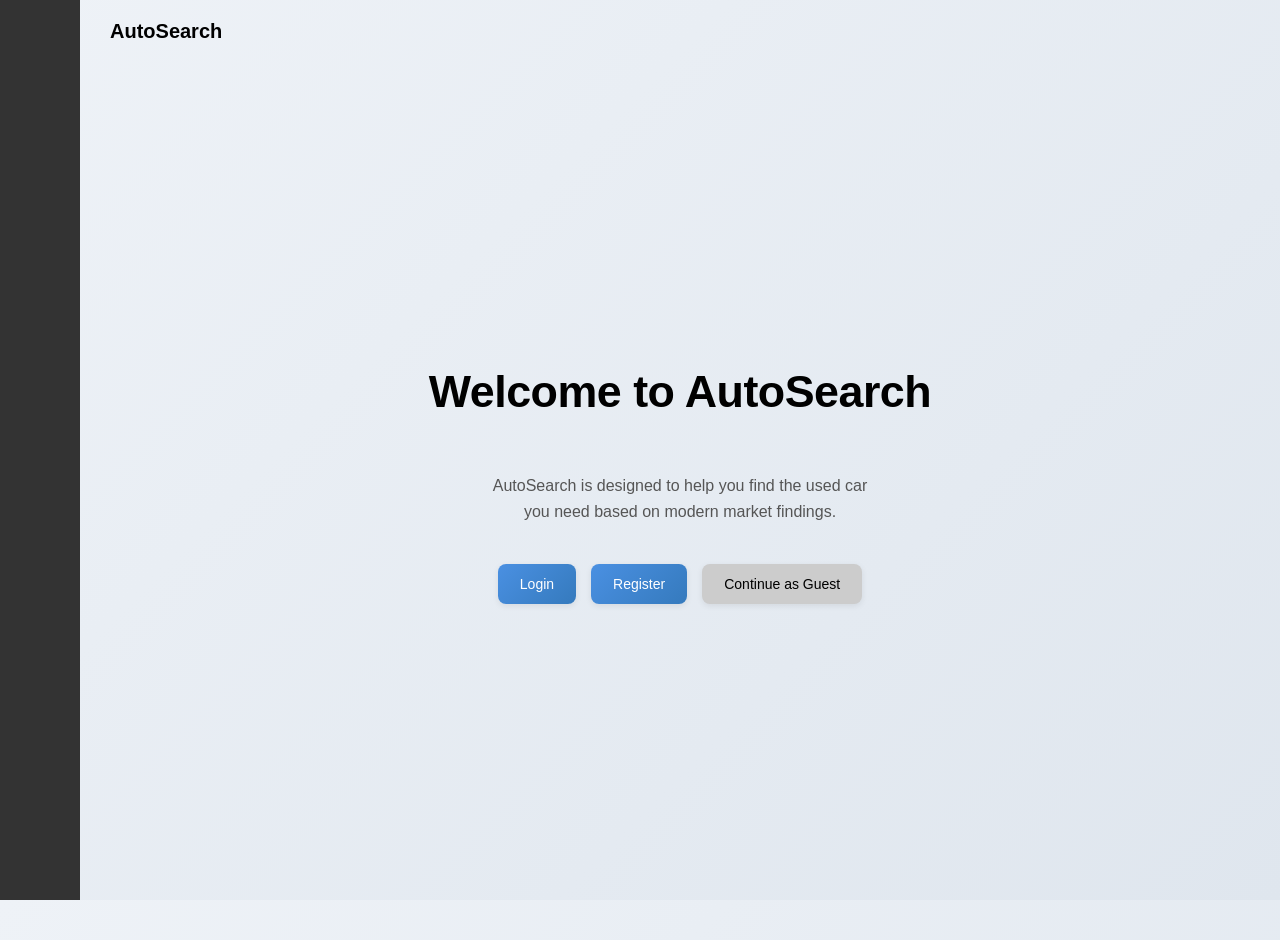
<file: src/main/resources/static/index.html>
<!DOCTYPE html>
<html>

<head>
	<link rel="stylesheet" href="landing.css">
	<title>Landing Screen</title>
</head>

<body>

<div class="sidebar"></div>

<div class="container">

    <div class="logo">AutoSearch</div>

    <div class="content">
        <h1>Welcome to AutoSearch</h1>

        <p>
            AutoSearch is designed to help you find the used car you need based on modern market findings.
        </p>

        <div class="nav">
            <button id="loginButton">Login</button>
            <button id="registerButton">Register</button>
            <button id="guestButton">Continue as Guest</button>
        </div>
    </div>

</div>

</body>
<script src = 'landingscript.js'></script>

</html>
</file>
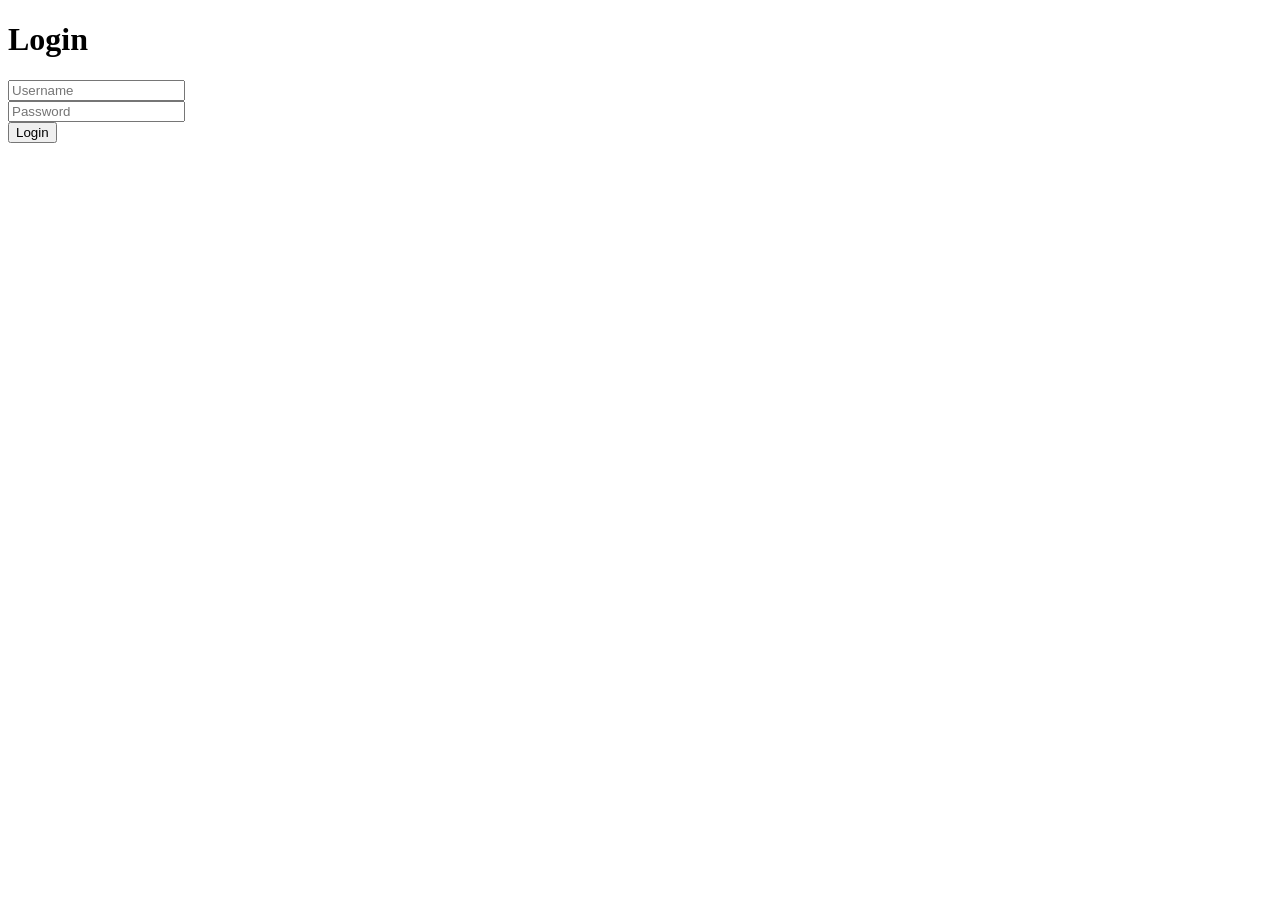
<file: src/main/resources/static/login.html>
<!DOCTYPE html>
<html>
<head>
    <title>AutoSearch Login</title>
</head>
<body>
    <h1>Login</h1>
    <form id="loginForm">
        <input type = "text" id ="username" placeholder="Username" required><br>
        <input type = "password" id ="password" placeholder="Password" required><br>
		<button type = "submit">Login</button><br>
	</form>
	
	<script src = "loginscript.js" ></script>
	
	<p id="message"></p>
</body>
</html>
</file>
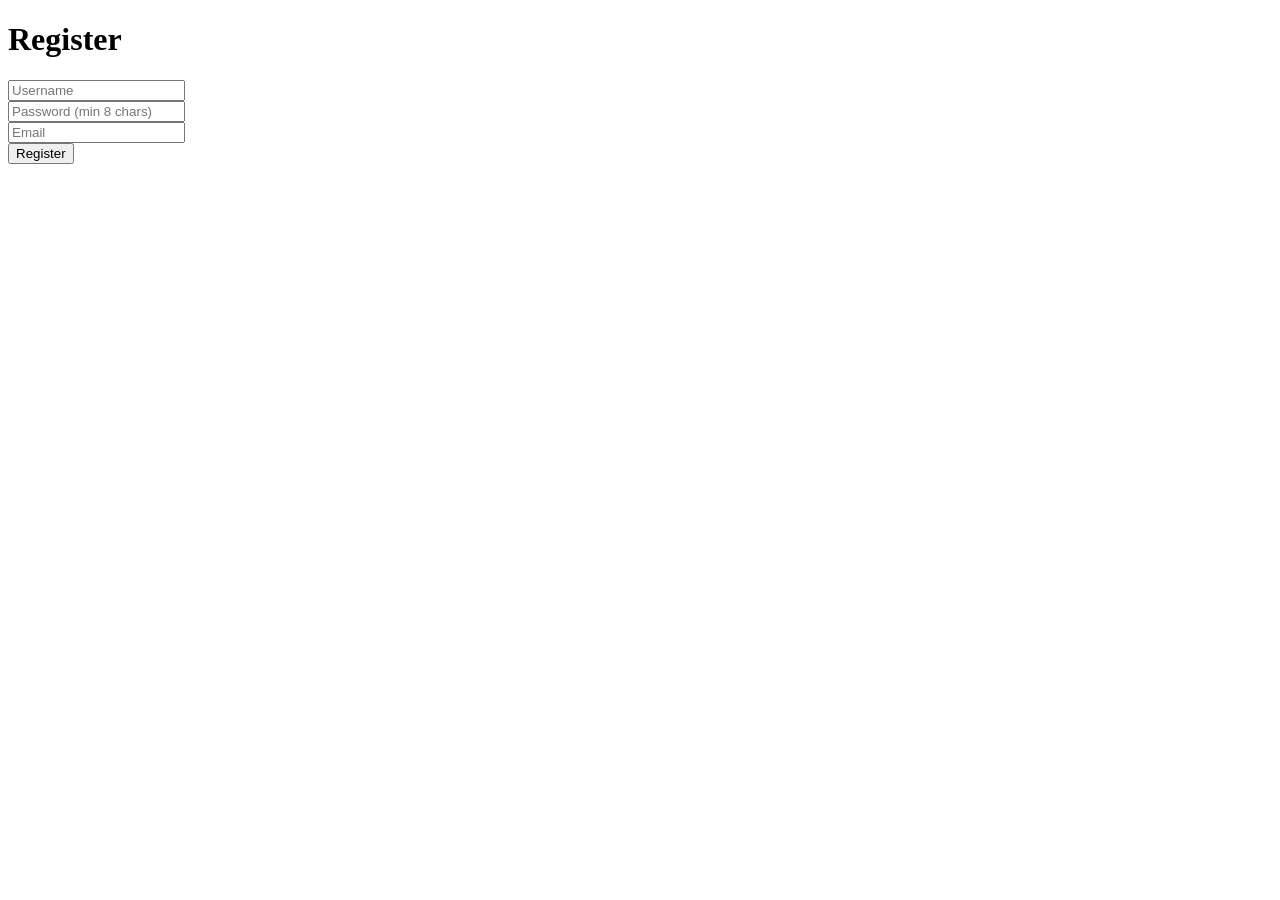
<file: src/main/resources/static/register.html>
<!DOCTYPE html>
<html>
<head>
    <title>Register</title>
</head>
<body>
    <h1>Register</h1>
    <form id="registerForm">
        <input type = "text" id="username" placeholder="Username" required><br>
        <input type = "password" id="password" placeholder="Password (min 8 chars)" minlength="8" required><br>
        <input type = "email" id="email" placeholder="Email" required><br>
        <button type = "submit">Register</button>
    </form>
	
	<button id = "loginButton" style = "display: none";>
		Go to Login
	</button>
	
	<script src = "registerscript.js"></script>
    <p id="message"></p>
</body>
</html>
</file>
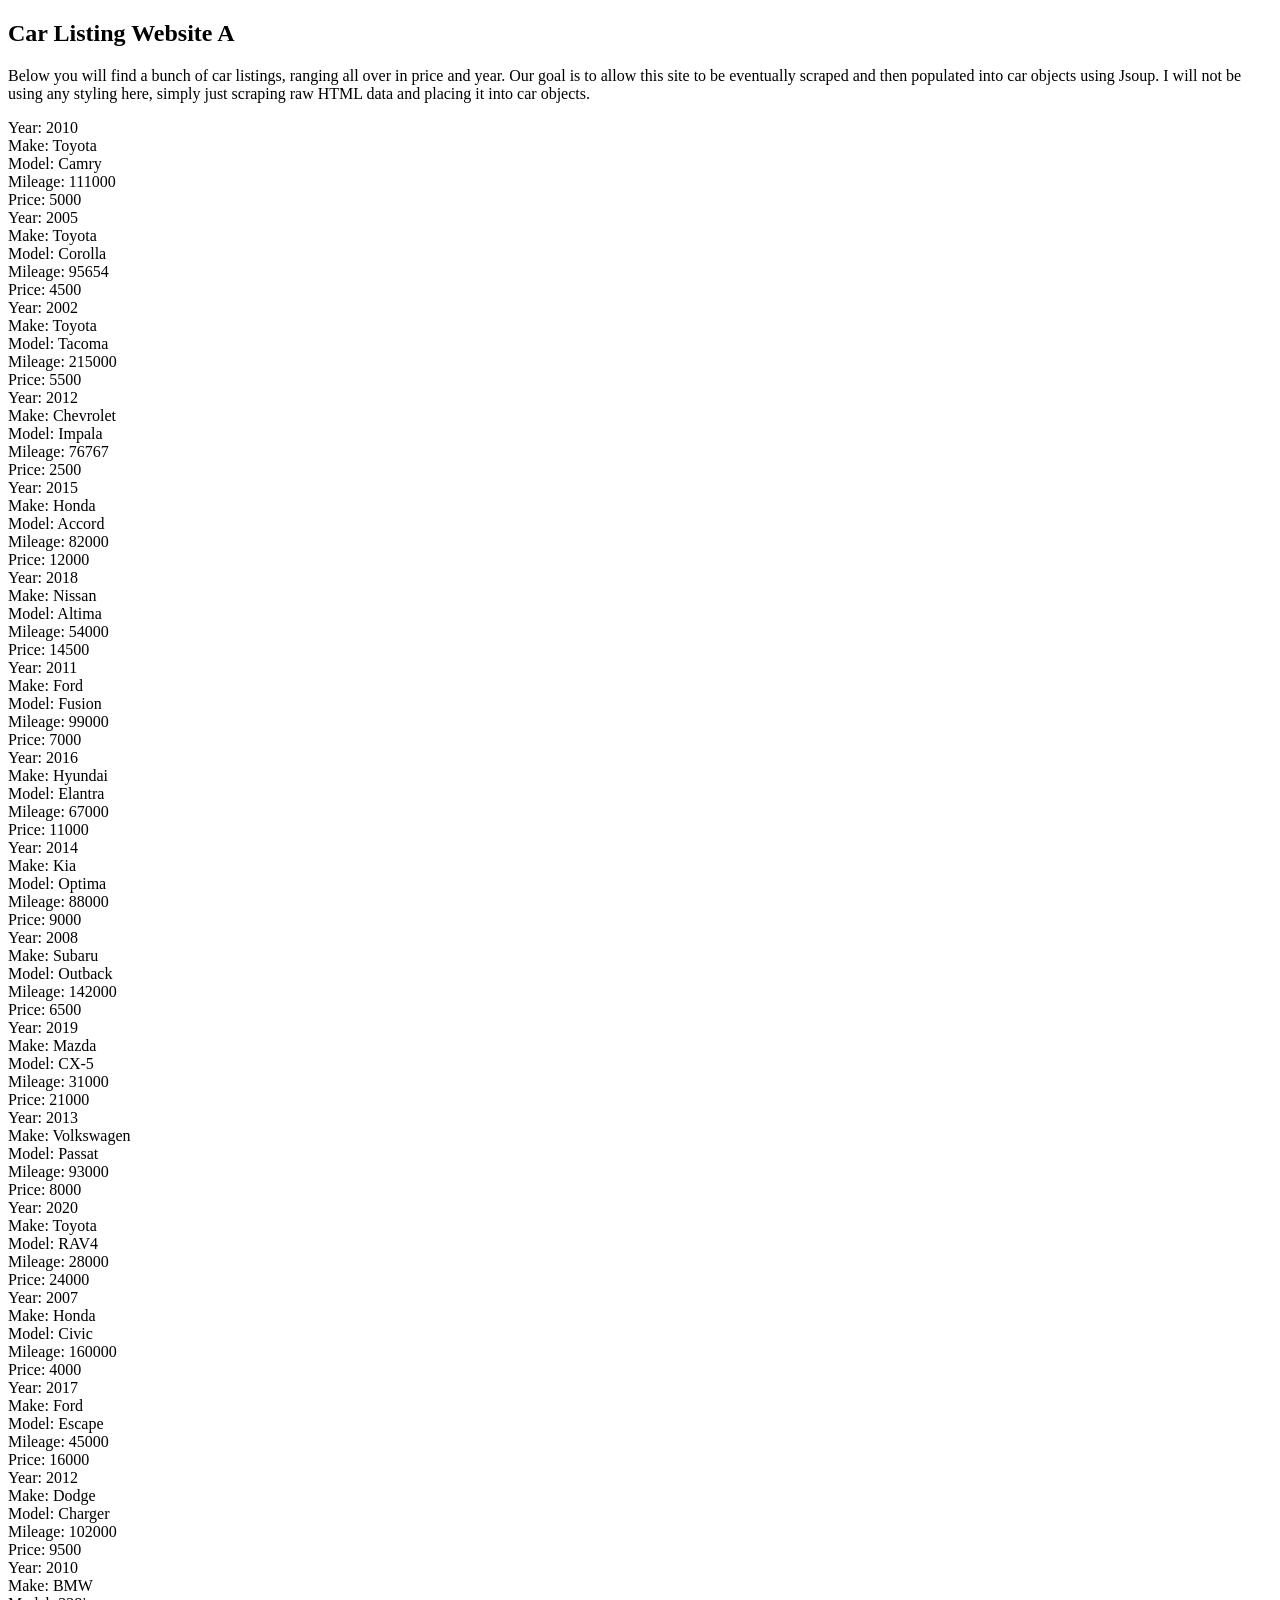
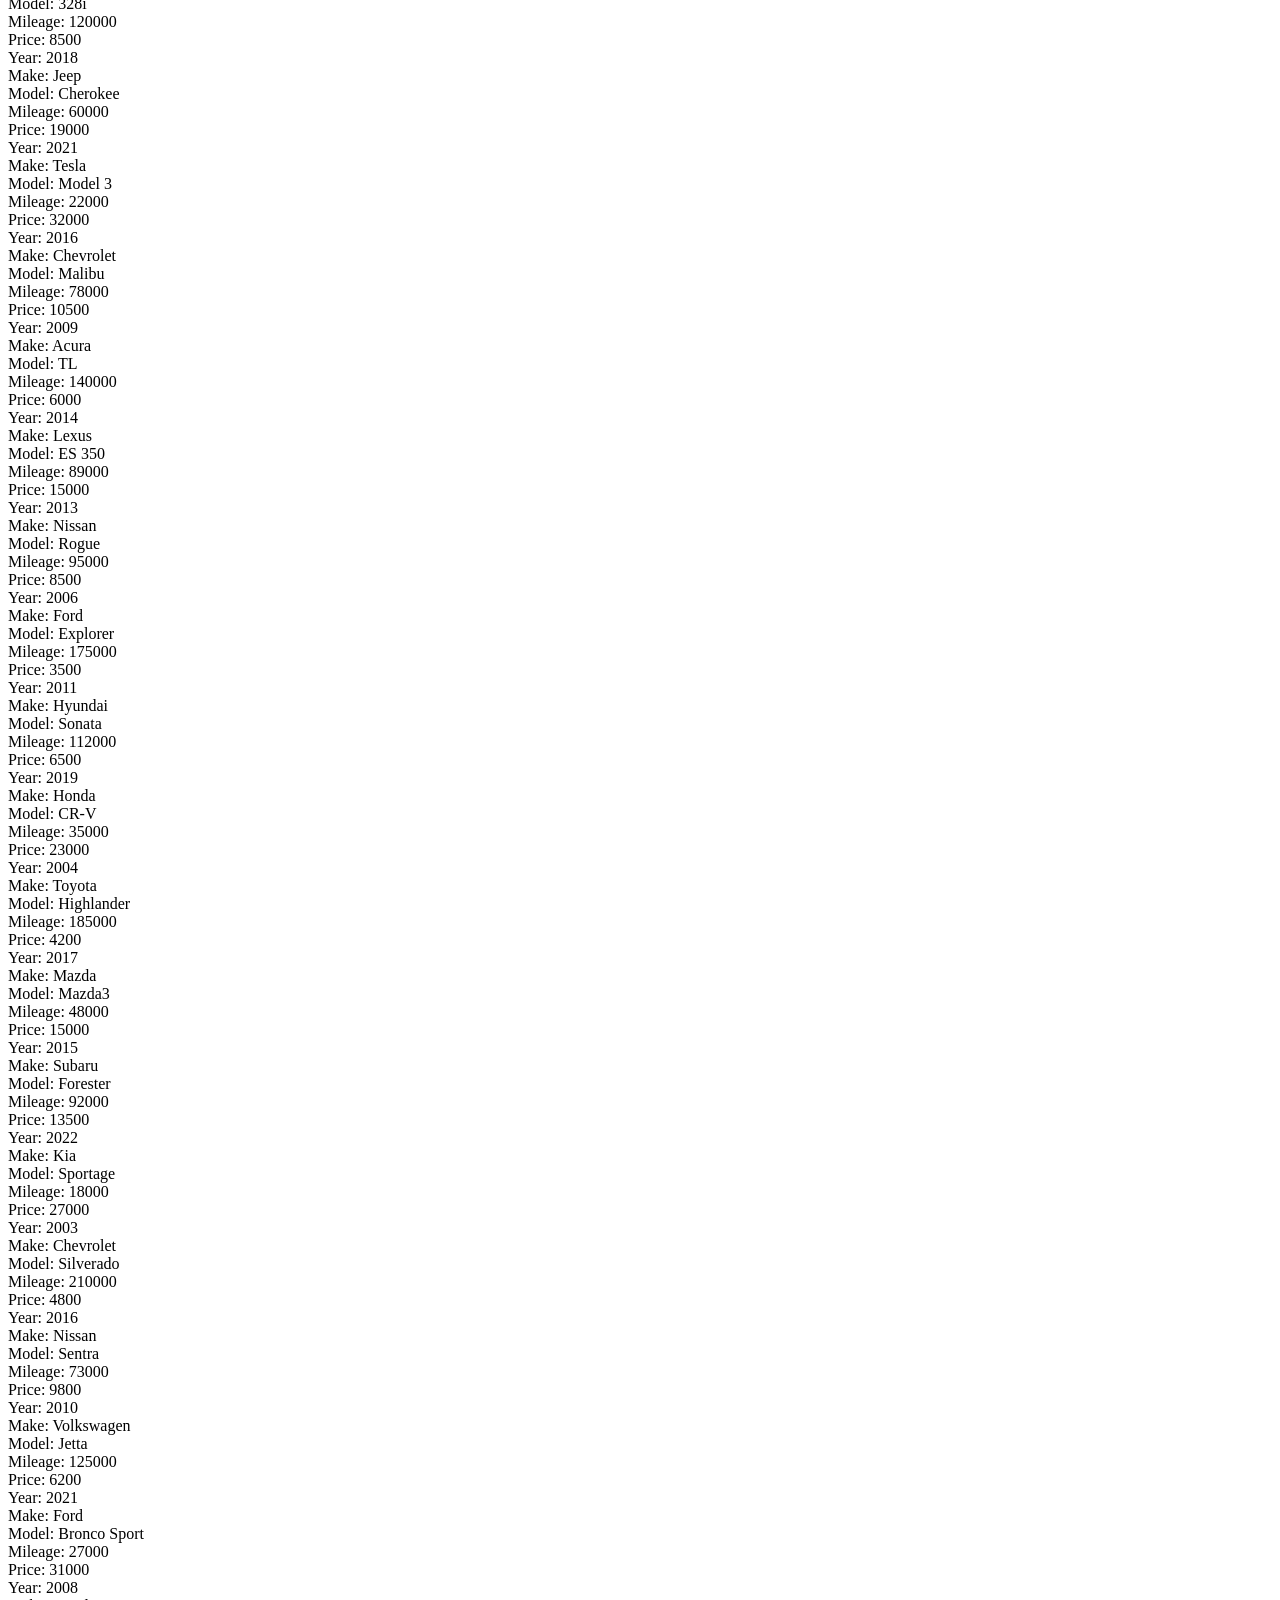
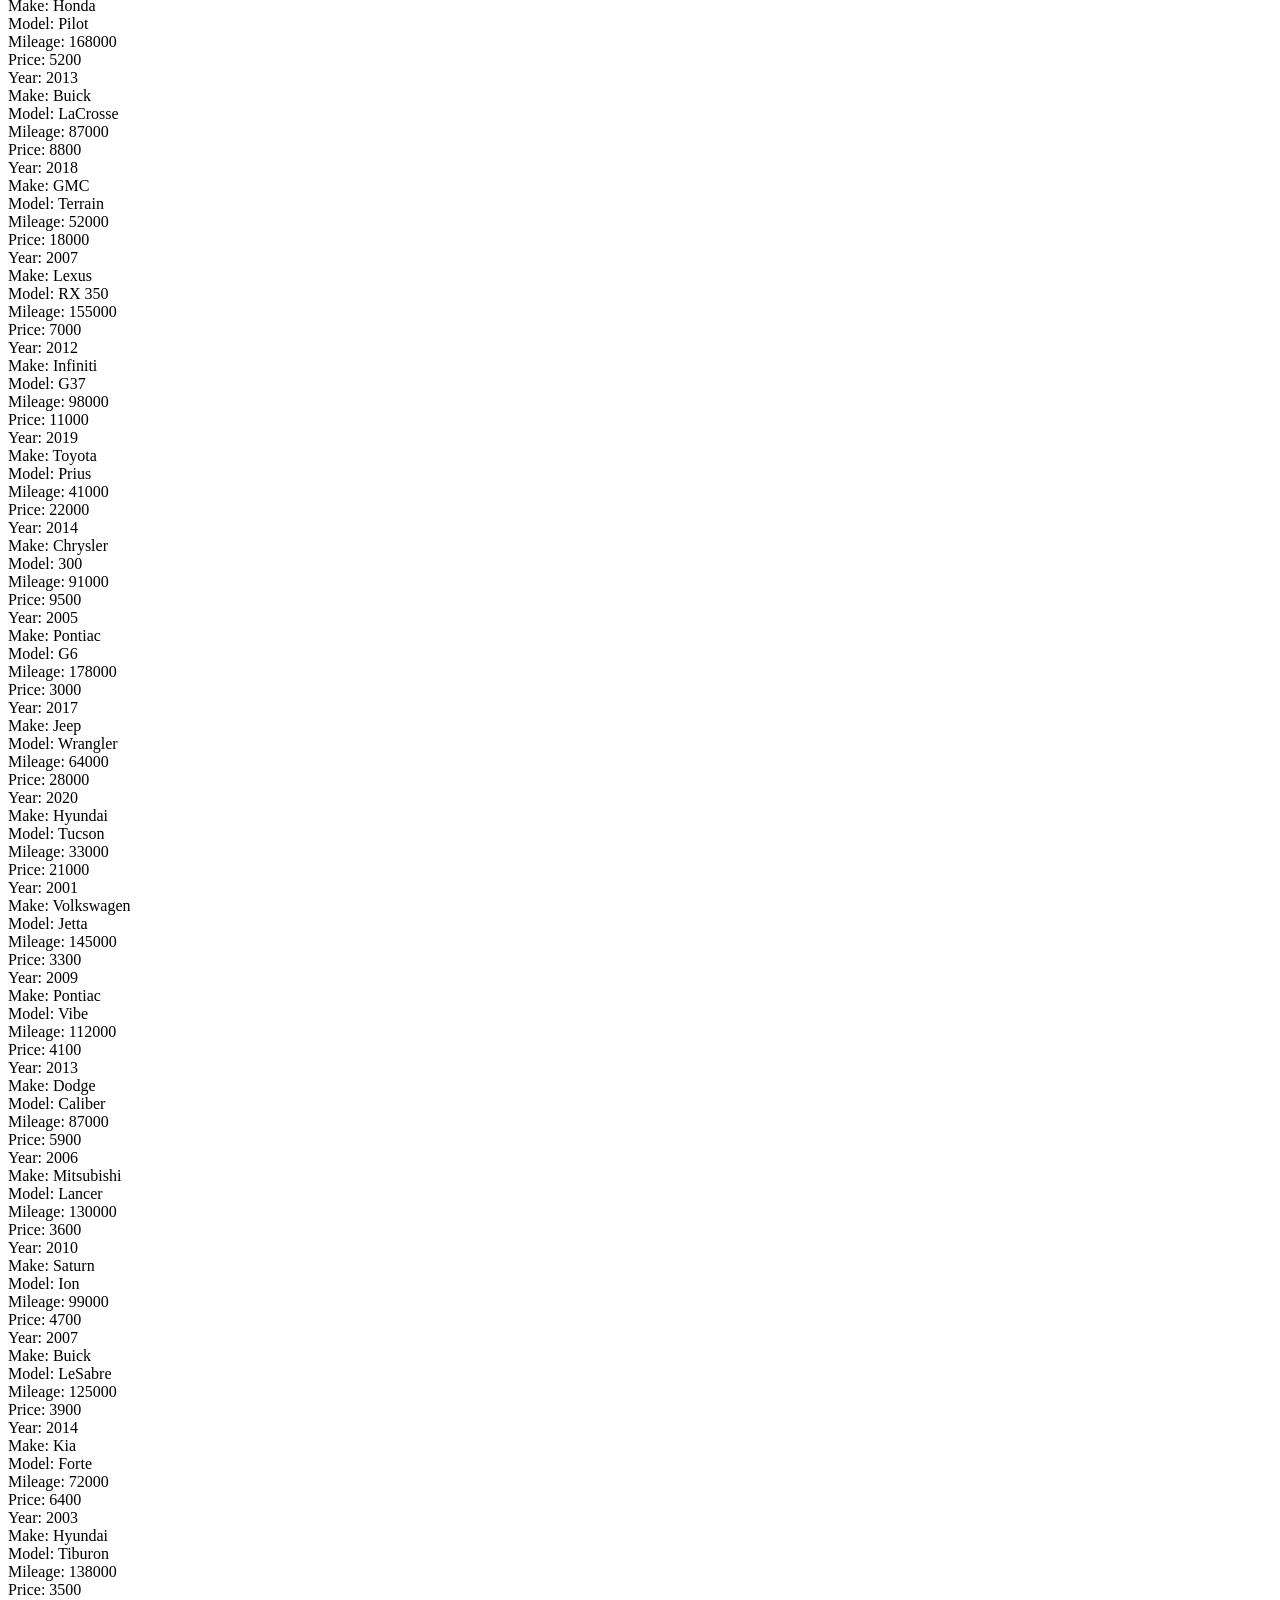
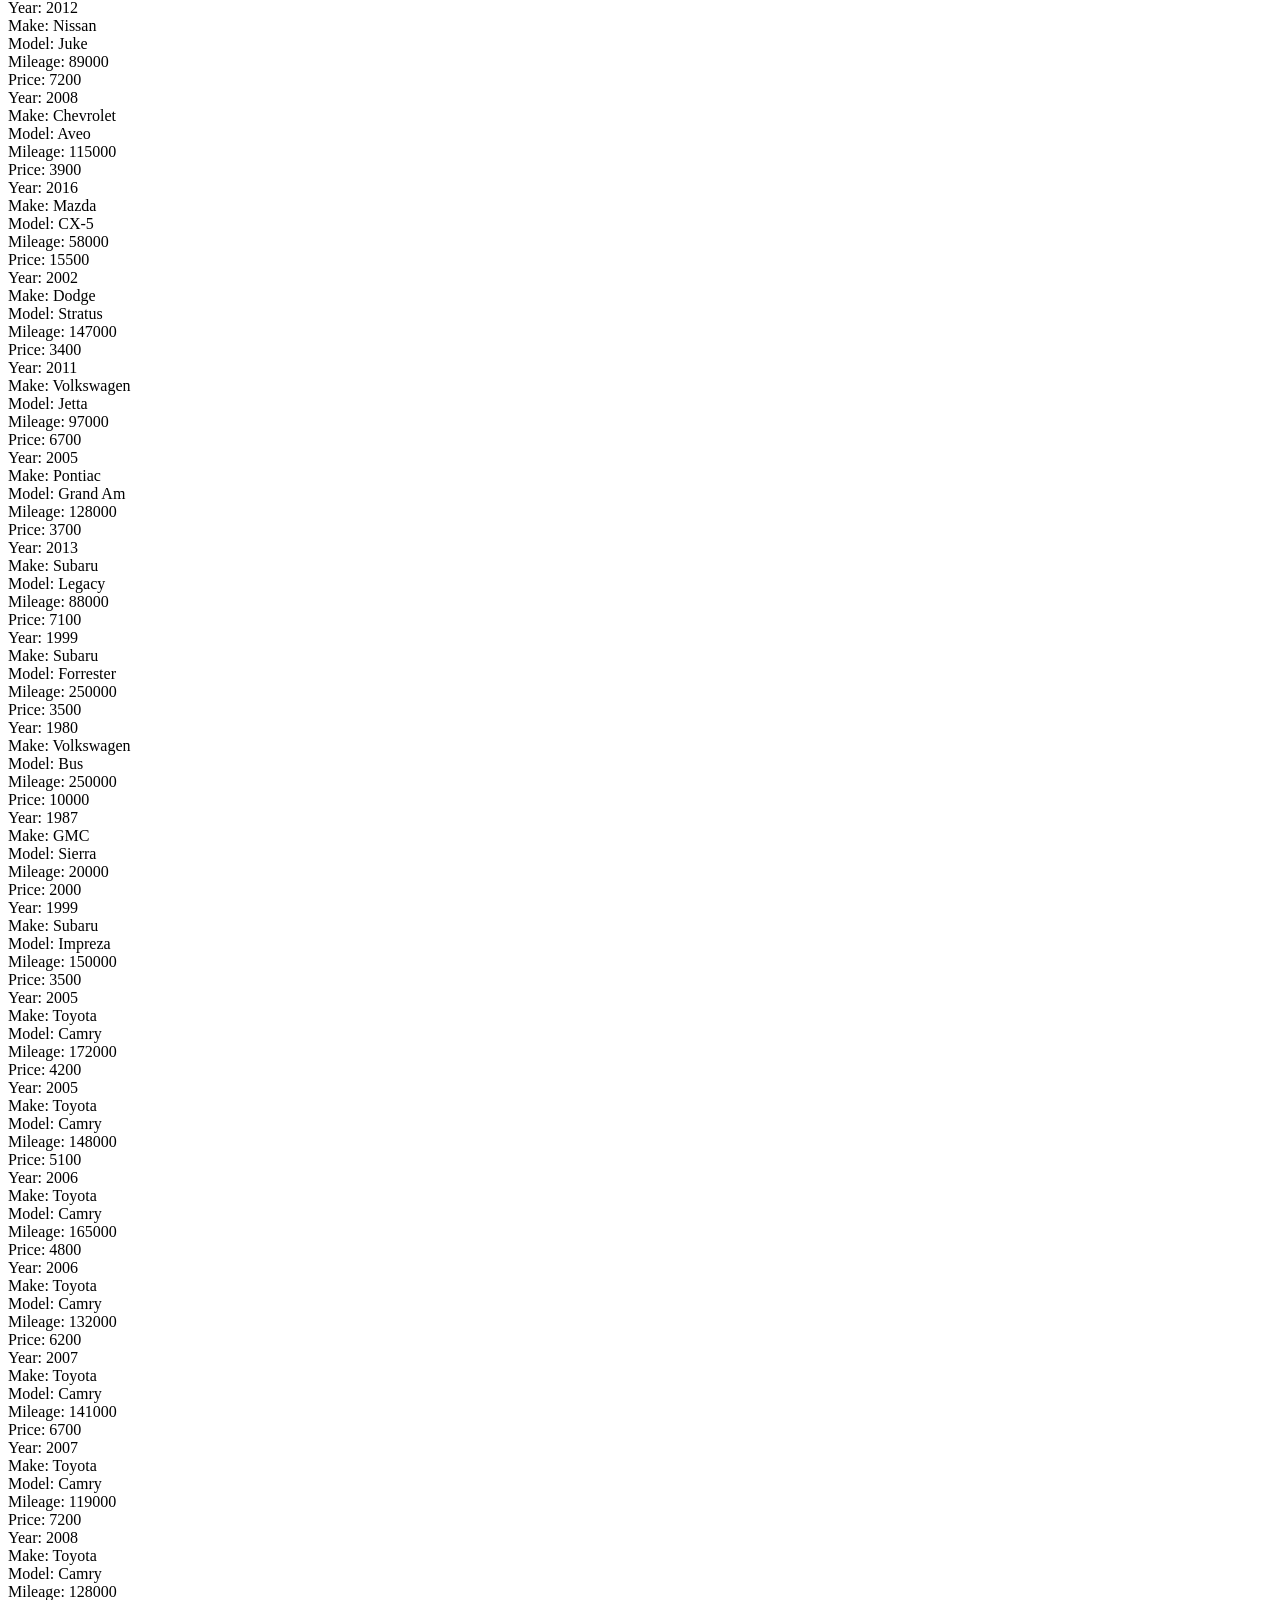
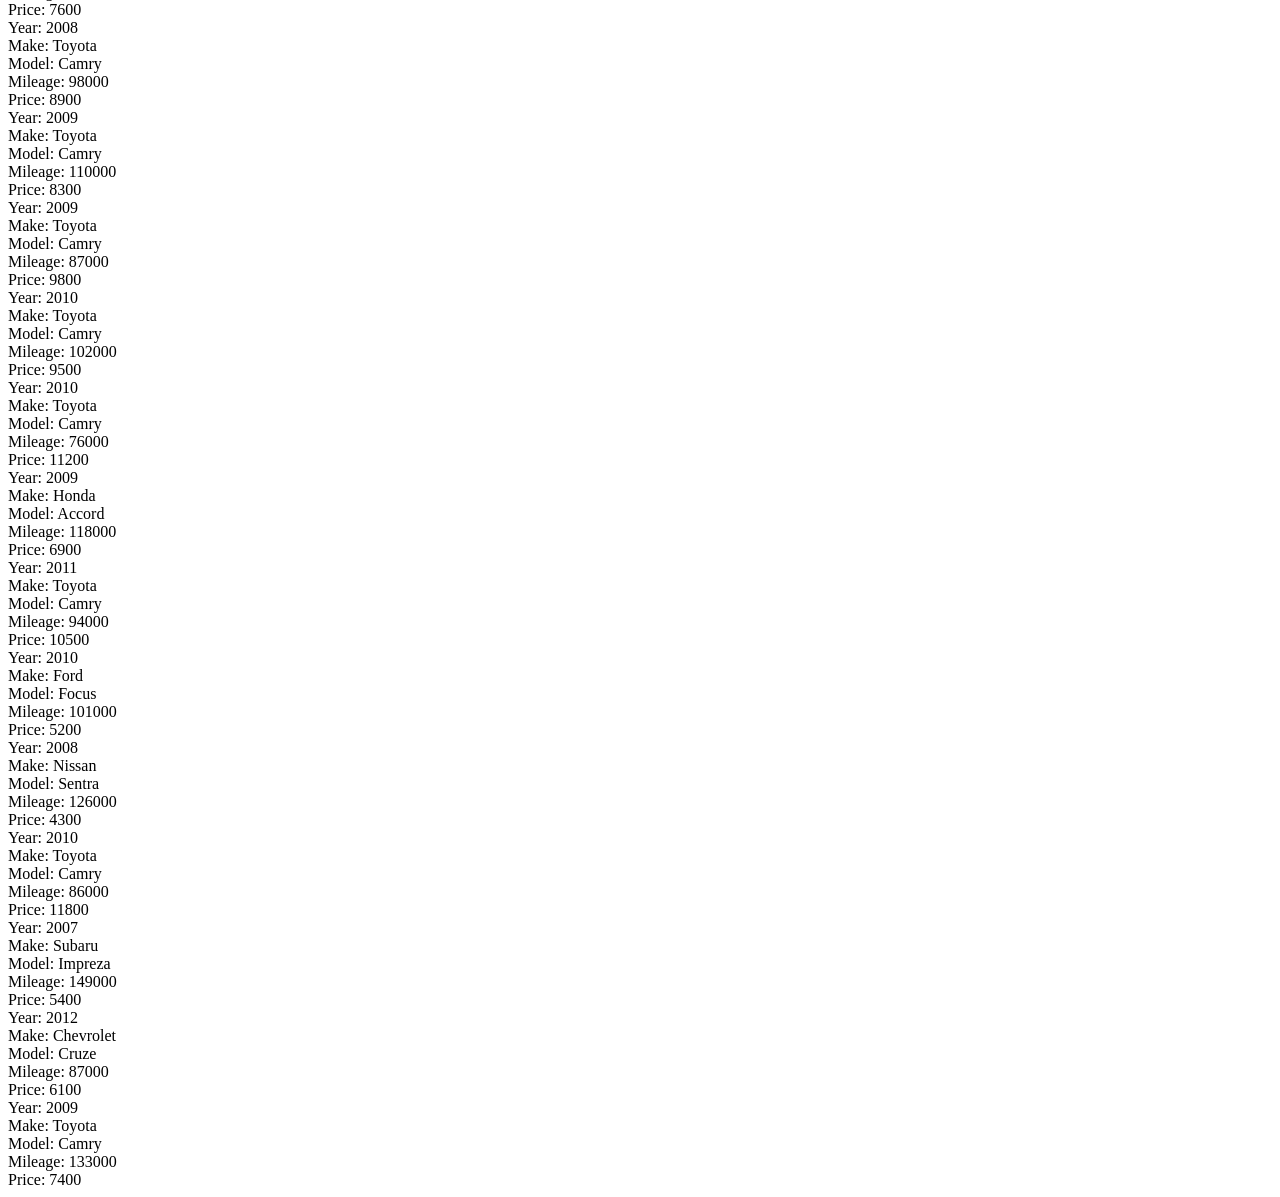
<file: src/main/resources/static/siteA.html>
<!DOCTYPE html>
	<html lang="en">
		<head>
			<meta charset="UTF-8">
		<title>Site A for Scraping</title>
		</head>
	<body>
		<h2> Car Listing Website A</h2>
	
	<p>
		Below you will find a bunch of car listings, ranging all over in price and year.  
		Our goal is to allow this site to be eventually scraped and then populated into car objects
		using Jsoup.  I will not be using any styling here, simply just scraping raw HTML data
		and placing it into car objects.  
	</p>
<div class="car-listing">
    <span class="year">Year: 2010</span>
	<br>
    <span class="make">Make: Toyota</span>
	<br>
    <span class="model">Model: Camry</span>
	<br>
    <span class="mileage">Mileage: 111000</span>
	<br>
    <span class="price">Price: 5000</span>
	<br>
</div>
<div class="car-listing">
    <span class="year">Year: 2005</span>
	<br>
    <span class="make">Make: Toyota</span>
	<br>
    <span class="model">Model: Corolla</span>
	<br>
    <span class="mileage">Mileage: 95654</span>
	<br>
    <span class="price">Price: 4500</span>
	<br>
</div>
<div class="car-listing">
    <span class="year">Year: 2002</span>
	<br>
    <span class="make">Make: Toyota</span>
	<br>
    <span class="model">Model: Tacoma</span>
	<br>
    <span class="mileage">Mileage: 215000</span>
	<br>
    <span class="price">Price: 5500</span>
	<br>
</div>

<div class="car-listing">
    <span class="year">Year: 2012</span>
	<br>
    <span class="make">Make: Chevrolet</span>
	<br>
    <span class="model">Model: Impala</span>
	<br>
    <span class="mileage">Mileage: 76767</span>
	<br>
    <span class="price">Price: 2500</span>
	<br>
</div>

<div class="car-listing">
    <span class="year">Year: 2015</span>
	<br>
    <span class="make">Make: Honda</span>
	<br>
    <span class="model">Model: Accord</span>
	<br>
    <span class="mileage">Mileage: 82000</span>
	<br>
    <span class="price">Price: 12000</span>
	<br>
</div>
<div class="car-listing">
    <span class="year">Year: 2018</span>
	<br>
    <span class="make">Make: Nissan</span>
	<br>
    <span class="model">Model: Altima</span>
	<br>
    <span class="mileage">Mileage: 54000</span>
	<br>
    <span class="price">Price: 14500</span>
	<br>
</div>
<div class="car-listing">
    <span class="year">Year: 2011</span>
	<br>
    <span class="make">Make: Ford</span>
	<br>
    <span class="model">Model: Fusion</span>
	<br>
    <span class="mileage">Mileage: 99000</span>
	<br>
    <span class="price">Price: 7000</span>
	<br>
</div>
<div class="car-listing">
    <span class="year">Year: 2016</span>
	<br>
    <span class="make">Make: Hyundai</span>
	<br>
    <span class="model">Model: Elantra</span>
	<br>
    <span class="mileage">Mileage: 67000</span>
	<br>
    <span class="price">Price: 11000</span>
	<br>
</div>
<div class="car-listing">
    <span class="year">Year: 2014</span>
	<br>
    <span class="make">Make: Kia</span>
	<br>
    <span class="model">Model: Optima</span>
	<br>
    <span class="mileage">Mileage: 88000</span>
	<br>
    <span class="price">Price: 9000</span>
	<br>
</div>
<div class="car-listing">
    <span class="year">Year: 2008</span>
	<br>
    <span class="make">Make: Subaru</span>
	<br>
    <span class="model">Model: Outback</span>
	<br>
    <span class="mileage">Mileage: 142000</span>
	<br>
    <span class="price">Price: 6500</span>
	<br>
</div>
<div class="car-listing">
    <span class="year">Year: 2019</span>
	<br>
    <span class="make">Make: Mazda</span>
	<br>
    <span class="model">Model: CX-5</span>
	<br>
    <span class="mileage">Mileage: 31000</span>
	<br>
    <span class="price">Price: 21000</span>
	<br>
</div>
<div class="car-listing">
    <span class="year">Year: 2013</span>
	<br>
    <span class="make">Make: Volkswagen</span>
	<br>
    <span class="model">Model: Passat</span>
	<br>
    <span class="mileage">Mileage: 93000</span>
	<br>
    <span class="price">Price: 8000</span>
	<br>
</div>
<div class="car-listing">
    <span class="year">Year: 2020</span>
	<br>
    <span class="make">Make: Toyota</span>
	<br>
    <span class="model">Model: RAV4</span>
	<br>
    <span class="mileage">Mileage: 28000</span>
	<br>
    <span class="price">Price: 24000</span>
	<br>
</div>
<div class="car-listing">
    <span class="year">Year: 2007</span>
	<br>
    <span class="make">Make: Honda</span>
	<br>
    <span class="model">Model: Civic</span>
	<br>
    <span class="mileage">Mileage: 160000</span>
	<br>
    <span class="price">Price: 4000</span>
	<br>
</div>



<div class="car-listing">
    <span class="year">Year: 2017</span>
	<br>
    <span class="make">Make: Ford</span>
	<br>
    <span class="model">Model: Escape</span>
	<br>
    <span class="mileage">Mileage: 45000</span>
	<br>
    <span class="price">Price: 16000</span>
	<br>
</div>
<div class="car-listing">
    <span class="year">Year: 2012</span>
	<br>
    <span class="make">Make: Dodge</span>
	<br>
    <span class="model">Model: Charger</span>
	<br>
    <span class="mileage">Mileage: 102000</span>
	<br>
    <span class="price">Price: 9500</span>
	<br>
</div>
<div class="car-listing">
    <span class="year">Year: 2010</span>
	<br>
    <span class="make">Make: BMW</span>
	<br>
    <span class="model">Model: 328i</span>
	<br>
    <span class="mileage">Mileage: 120000</span>
	<br>
    <span class="price">Price: 8500</span>
	<br>
</div>
<div class="car-listing">
    <span class="year">Year: 2018</span>
	<br>
    <span class="make">Make: Jeep</span>
	<br>
    <span class="model">Model: Cherokee</span>
	<br>
    <span class="mileage">Mileage: 60000</span>
	<br>
    <span class="price">Price: 19000</span>
	<br>
</div>
<div class="car-listing">
    <span class="year">Year: 2021</span>
	<br>
    <span class="make">Make: Tesla</span>
	<br>
    <span class="model">Model: Model 3</span>
	<br>
    <span class="mileage">Mileage: 22000</span>
	<br>
    <span class="price">Price: 32000</span>
	<br>
</div>
<div class="car-listing">
    <span class="year">Year: 2016</span>
	<br>
    <span class="make">Make: Chevrolet</span>
	<br>
    <span class="model">Model: Malibu</span>
	<br>
    <span class="mileage">Mileage: 78000</span>
	<br>
    <span class="price">Price: 10500</span>
	<br>
</div>
<div class="car-listing">
    <span class="year">Year: 2009</span>
	<br>
    <span class="make">Make: Acura</span>
	<br>
    <span class="model">Model: TL</span>
	<br>
    <span class="mileage">Mileage: 140000</span>
	<br>
    <span class="price">Price: 6000</span>
	<br>
</div>
<div class="car-listing">
    <span class="year">Year: 2014</span>
	<br>
    <span class="make">Make: Lexus</span>
	<br>
    <span class="model">Model: ES 350</span>
	<br>
    <span class="mileage">Mileage: 89000</span>
	<br>
    <span class="price">Price: 15000</span>
	<br>
</div>
<div class="car-listing">
    <span class="year">Year: 2013</span>
	<br>
    <span class="make">Make: Nissan</span>
	<br>
    <span class="model">Model: Rogue</span>
	<br>
    <span class="mileage">Mileage: 95000</span>
	<br>
    <span class="price">Price: 8500</span>
	<br>
</div>
<div class="car-listing">
    <span class="year">Year: 2006</span>
	<br>
    <span class="make">Make: Ford</span>
	<br>
    <span class="model">Model: Explorer</span>
	<br>
    <span class="mileage">Mileage: 175000</span>
	<br>
    <span class="price">Price: 3500</span>
	<br>
</div>

<div class="car-listing">
    <span class="year">Year: 2011</span>
	<br>
    <span class="make">Make: Hyundai</span>
	<br>
    <span class="model">Model: Sonata</span>
	<br>
    <span class="mileage">Mileage: 112000</span>
	<br>
    <span class="price">Price: 6500</span>
	<br>
</div>
<div class="car-listing">
    <span class="year">Year: 2019</span>
	<br>
    <span class="make">Make: Honda</span>
	<br>
    <span class="model">Model: CR-V</span>
	<br>
    <span class="mileage">Mileage: 35000</span>
	<br>
    <span class="price">Price: 23000</span>
	<br>
</div>
<div class="car-listing">
    <span class="year">Year: 2004</span>
	<br>
    <span class="make">Make: Toyota</span>
	<br>
    <span class="model">Model: Highlander</span>
	<br>
    <span class="mileage">Mileage: 185000</span>
	<br>
    <span class="price">Price: 4200</span>
	<br>
</div>
<div class="car-listing">
    <span class="year">Year: 2017</span>
	<br>
    <span class="make">Make: Mazda</span>
	<br>
    <span class="model">Model: Mazda3</span>
	<br>
    <span class="mileage">Mileage: 48000</span>
	<br>
    <span class="price">Price: 15000</span>
	<br>
</div>
<div class="car-listing">
    <span class="year">Year: 2015</span>
	<br>
    <span class="make">Make: Subaru</span>
	<br>
    <span class="model">Model: Forester</span>
	<br>
    <span class="mileage">Mileage: 92000</span>
	<br>
    <span class="price">Price: 13500</span>
	<br>
</div>
<div class="car-listing">
    <span class="year">Year: 2022</span>
	<br>
    <span class="make">Make: Kia</span>
	<br>
    <span class="model">Model: Sportage</span>
	<br>
    <span class="mileage">Mileage: 18000</span>
	<br>
    <span class="price">Price: 27000</span>
	<br>
</div>
<div class="car-listing">
    <span class="year">Year: 2003</span>
	<br>
    <span class="make">Make: Chevrolet</span>
	<br>
    <span class="model">Model: Silverado</span>
	<br>
    <span class="mileage">Mileage: 210000</span>
	<br>
    <span class="price">Price: 4800</span>
	<br>
</div>
<div class="car-listing">
    <span class="year">Year: 2016</span>
	<br>
    <span class="make">Make: Nissan</span>
	<br>
    <span class="model">Model: Sentra</span>
	<br>
    <span class="mileage">Mileage: 73000</span>
	<br>
    <span class="price">Price: 9800</span>
	<br>
</div>
<div class="car-listing">
    <span class="year">Year: 2010</span>
	<br>
    <span class="make">Make: Volkswagen</span>
	<br>
    <span class="model">Model: Jetta</span>
	<br>
    <span class="mileage">Mileage: 125000</span>
	<br>
    <span class="price">Price: 6200</span>
	<br>
</div>
<div class="car-listing">
    <span class="year">Year: 2021</span>
	<br>
    <span class="make">Make: Ford</span>
	<br>
    <span class="model">Model: Bronco Sport</span>
	<br>
    <span class="mileage">Mileage: 27000</span>
	<br>
    <span class="price">Price: 31000</span>
	<br>
</div>
<div class="car-listing">
    <span class="year">Year: 2008</span>
	<br>
    <span class="make">Make: Honda</span>
	<br>
    <span class="model">Model: Pilot</span>
	<br>
    <span class="mileage">Mileage: 168000</span>
	<br>
    <span class="price">Price: 5200</span>
	<br>
</div>
<div class="car-listing">
    <span class="year">Year: 2013</span>
	<br>
    <span class="make">Make: Buick</span>
	<br>
    <span class="model">Model: LaCrosse</span>
	<br>
    <span class="mileage">Mileage: 87000</span>
	<br>
    <span class="price">Price: 8800</span>
	<br>
</div>
<div class="car-listing">
    <span class="year">Year: 2018</span>
	<br>
    <span class="make">Make: GMC</span>
	<br>
    <span class="model">Model: Terrain</span>
	<br>
    <span class="mileage">Mileage: 52000</span>
	<br>
    <span class="price">Price: 18000</span>
	<br>
</div>
<div class="car-listing">
    <span class="year">Year: 2007</span>
	<br>
    <span class="make">Make: Lexus</span>
	<br>
    <span class="model">Model: RX 350</span>
	<br>
    <span class="mileage">Mileage: 155000</span>
	<br>
    <span class="price">Price: 7000</span>
	<br>
</div>
<div class="car-listing">
    <span class="year">Year: 2012</span>
	<br>
    <span class="make">Make: Infiniti</span>
	<br>
    <span class="model">Model: G37</span>
	<br>
    <span class="mileage">Mileage: 98000</span>
	<br>
    <span class="price">Price: 11000</span>
	<br>
</div>
<div class="car-listing">
    <span class="year">Year: 2019</span>
	<br>
    <span class="make">Make: Toyota</span>
	<br>
    <span class="model">Model: Prius</span>
	<br>
    <span class="mileage">Mileage: 41000</span>
	<br>
    <span class="price">Price: 22000</span>
	<br>
</div>
<div class="car-listing">
    <span class="year">Year: 2014</span>
	<br>
    <span class="make">Make: Chrysler</span>
	<br>
    <span class="model">Model: 300</span>
	<br>
    <span class="mileage">Mileage: 91000</span>
	<br>
    <span class="price">Price: 9500</span>
	<br>
</div>
<div class="car-listing">
    <span class="year">Year: 2005</span>
	<br>
    <span class="make">Make: Pontiac</span>
	<br>
    <span class="model">Model: G6</span>
	<br>
    <span class="mileage">Mileage: 178000</span>
	<br>
    <span class="price">Price: 3000</span>
	<br>
</div>
<div class="car-listing">
    <span class="year">Year: 2017</span>
	<br>
    <span class="make">Make: Jeep</span>
	<br>
    <span class="model">Model: Wrangler</span>
	<br>
    <span class="mileage">Mileage: 64000</span>
	<br>
    <span class="price">Price: 28000</span>
	<br>
</div>
<div class="car-listing">
    <span class="year">Year: 2020</span>
	<br>
    <span class="make">Make: Hyundai</span>
	<br>
    <span class="model">Model: Tucson</span>
	<br>
    <span class="mileage">Mileage: 33000</span>
	<br>
    <span class="price">Price: 21000</span>
	<br>
</div>
 
 <div class="car-listing">
     <span class="year">Year: 2001</span>
     <br>
     <span class="make">Make: Volkswagen</span>
     <br>
     <span class="model">Model: Jetta</span>
     <br>
     <span class="mileage">Mileage: 145000</span>
     <br>
     <span class="price">Price: 3300</span>
     <br>
 </div>
 
 <!-- NEW CAR LISTINGS FOR CLASS DEMO-->
 <div class="car-listing">
     <span class="year">Year: 2009</span>
     <br>
     <span class="make">Make: Pontiac</span>
     <br>
     <span class="model">Model: Vibe</span>
     <br>
     <span class="mileage">Mileage: 112000</span>
     <br>
     <span class="price">Price: 4100</span>
     <br>
 </div>
 <div class="car-listing">
     <span class="year">Year: 2013</span>
     <br>
     <span class="make">Make: Dodge</span>
     <br>
     <span class="model">Model: Caliber</span>
     <br>
     <span class="mileage">Mileage: 87000</span>
     <br>
     <span class="price">Price: 5900</span>
     <br>
 </div>
 <div class="car-listing">
     <span class="year">Year: 2006</span>
     <br>
     <span class="make">Make: Mitsubishi</span>
     <br>
     <span class="model">Model: Lancer</span>
     <br>
     <span class="mileage">Mileage: 130000</span>
     <br>
     <span class="price">Price: 3600</span>
     <br>
 </div>
 <div class="car-listing">
     <span class="year">Year: 2010</span>
     <br>
     <span class="make">Make: Saturn</span>
     <br>
     <span class="model">Model: Ion</span>
     <br>
     <span class="mileage">Mileage: 99000</span>
     <br>
     <span class="price">Price: 4700</span>
     <br>
 </div>
 <div class="car-listing">
     <span class="year">Year: 2007</span>
     <br>
     <span class="make">Make: Buick</span>
     <br>
     <span class="model">Model: LeSabre</span>
     <br>
     <span class="mileage">Mileage: 125000</span>
     <br>
     <span class="price">Price: 3900</span>
     <br>
 </div>
 <div class="car-listing">
     <span class="year">Year: 2014</span>
     <br>
     <span class="make">Make: Kia</span>
     <br>
     <span class="model">Model: Forte</span>
     <br>
     <span class="mileage">Mileage: 72000</span>
     <br>
     <span class="price">Price: 6400</span>
     <br>
 </div>
 <div class="car-listing">
     <span class="year">Year: 2003</span>
     <br>
     <span class="make">Make: Hyundai</span>
     <br>
     <span class="model">Model: Tiburon</span>
     <br>
     <span class="mileage">Mileage: 138000</span>
     <br>
     <span class="price">Price: 3500</span>
     <br>
 </div>
 <div class="car-listing">
     <span class="year">Year: 2012</span>
     <br>
     <span class="make">Make: Nissan</span>
     <br>
     <span class="model">Model: Juke</span>
     <br>
     <span class="mileage">Mileage: 89000</span>
     <br>
     <span class="price">Price: 7200</span>
     <br>
 </div>
 <div class="car-listing">
     <span class="year">Year: 2008</span>
     <br>
     <span class="make">Make: Chevrolet</span>
     <br>
     <span class="model">Model: Aveo</span>
     <br>
     <span class="mileage">Mileage: 115000</span>
     <br>
     <span class="price">Price: 3900</span>
     <br>
 </div>
 <div class="car-listing">
     <span class="year">Year: 2016</span>
     <br>
     <span class="make">Make: Mazda</span>
     <br>
     <span class="model">Model: CX-5</span>
     <br>
     <span class="mileage">Mileage: 58000</span>
     <br>
     <span class="price">Price: 15500</span>
     <br>
 </div>
 <div class="car-listing">
     <span class="year">Year: 2002</span>
     <br>
     <span class="make">Make: Dodge</span>
     <br>
     <span class="model">Model: Stratus</span>
     <br>
     <span class="mileage">Mileage: 147000</span>
     <br>
     <span class="price">Price: 3400</span>
     <br>
 </div>
 <div class="car-listing">
     <span class="year">Year: 2011</span>
     <br>
     <span class="make">Make: Volkswagen</span>
     <br>
     <span class="model">Model: Jetta</span>
     <br>
     <span class="mileage">Mileage: 97000</span>
     <br>
     <span class="price">Price: 6700</span>
     <br>
 </div>
 <div class="car-listing">
     <span class="year">Year: 2005</span>
     <br>
     <span class="make">Make: Pontiac</span>
     <br>
     <span class="model">Model: Grand Am</span>
     <br>
     <span class="mileage">Mileage: 128000</span>
     <br>
     <span class="price">Price: 3700</span>
     <br>
 </div>
 <div class="car-listing">
     <span class="year">Year: 2013</span>
     <br>
     <span class="make">Make: Subaru</span>
     <br>
     <span class="model">Model: Legacy</span>
     <br>
     <span class="mileage">Mileage: 88000</span>
     <br>
     <span class="price">Price: 7100</span>
     <br>
 </div>
 
 <div class="car-listing">
      <span class="year">Year: 1999</span>
      <br>
      <span class="make">Make: Subaru</span>
      <br>
      <span class="model">Model: Forrester</span>
      <br>
      <span class="mileage">Mileage: 250000</span>
      <br>
      <span class="price">Price: 3500</span>
      <br>
  </div>
  
  <div class="car-listing">
        <span class="year">Year: 1980</span>
        <br>
        <span class="make">Make: Volkswagen</span>
        <br>
        <span class="model">Model: Bus</span>
        <br>
        <span class="mileage">Mileage: 250000</span>
        <br>
        <span class="price">Price: 10000</span>
        <br>
    </div>
	
	<div class="car-listing">
	        <span class="year">Year: 1987</span>
	        <br>
	        <span class="make">Make: GMC</span>
	        <br>
	        <span class="model">Model: Sierra</span>
	        <br>
	        <span class="mileage">Mileage: 20000</span>
	        <br>
	        <span class="price">Price: 2000</span>
	        <br>
	    </div>
  
		<div class="car-listing">
			        <span class="year">Year: 1999</span>
			        <br>
			        <span class="make">Make: Subaru</span>
			        <br>
			        <span class="model">Model: Impreza</span>
			        <br>
			        <span class="mileage">Mileage: 150000</span>
			        <br>
			        <span class="price">Price: 3500</span>
			        <br>
			    </div>
				<div class="car-listing">
				    <span class="year">Year: 2005</span>
				    <br>
				    <span class="make">Make: Toyota</span>
				    <br>
				    <span class="model">Model: Camry</span>
				    <br>
				    <span class="mileage">Mileage: 172000</span>
				    <br>
				    <span class="price">Price: 4200</span>
				    <br>
				</div>

				<div class="car-listing">
				    <span class="year">Year: 2005</span>
				    <br>
				    <span class="make">Make: Toyota</span>
				    <br>
				    <span class="model">Model: Camry</span>
				    <br>
				    <span class="mileage">Mileage: 148000</span>
				    <br>
				    <span class="price">Price: 5100</span>
				    <br>
				</div>

				<div class="car-listing">
				    <span class="year">Year: 2006</span>
				    <br>
				    <span class="make">Make: Toyota</span>
				    <br>
				    <span class="model">Model: Camry</span>
				    <br>
				    <span class="mileage">Mileage: 165000</span>
				    <br>
				    <span class="price">Price: 4800</span>
				    <br>
				</div>

				<div class="car-listing">
				    <span class="year">Year: 2006</span>
				    <br>
				    <span class="make">Make: Toyota</span>
				    <br>
				    <span class="model">Model: Camry</span>
				    <br>
				    <span class="mileage">Mileage: 132000</span>
				    <br>
				    <span class="price">Price: 6200</span>
				    <br>
				</div>

				<div class="car-listing">
				    <span class="year">Year: 2007</span>
				    <br>
				    <span class="make">Make: Toyota</span>
				    <br>
				    <span class="model">Model: Camry</span>
				    <br>
				    <span class="mileage">Mileage: 141000</span>
				    <br>
				    <span class="price">Price: 6700</span>
				    <br>
				</div>

				<div class="car-listing">
				    <span class="year">Year: 2007</span>
				    <br>
				    <span class="make">Make: Toyota</span>
				    <br>
				    <span class="model">Model: Camry</span>
				    <br>
				    <span class="mileage">Mileage: 119000</span>
				    <br>
				    <span class="price">Price: 7200</span>
				    <br>
				</div>

				<div class="car-listing">
				    <span class="year">Year: 2008</span>
				    <br>
				    <span class="make">Make: Toyota</span>
				    <br>
				    <span class="model">Model: Camry</span>
				    <br>
				    <span class="mileage">Mileage: 128000</span>
				    <br>
				    <span class="price">Price: 7600</span>
				    <br>
				</div>

				<div class="car-listing">
				    <span class="year">Year: 2008</span>
				    <br>
				    <span class="make">Make: Toyota</span>
				    <br>
				    <span class="model">Model: Camry</span>
				    <br>
				    <span class="mileage">Mileage: 98000</span>
				    <br>
				    <span class="price">Price: 8900</span>
				    <br>
				</div>

				<div class="car-listing">
				    <span class="year">Year: 2009</span>
				    <br>
				    <span class="make">Make: Toyota</span>
				    <br>
				    <span class="model">Model: Camry</span>
				    <br>
				    <span class="mileage">Mileage: 110000</span>
				    <br>
				    <span class="price">Price: 8300</span>
				    <br>
				</div>

				<div class="car-listing">
				    <span class="year">Year: 2009</span>
				    <br>
				    <span class="make">Make: Toyota</span>
				    <br>
				    <span class="model">Model: Camry</span>
				    <br>
				    <span class="mileage">Mileage: 87000</span>
				    <br>
				    <span class="price">Price: 9800</span>
				    <br>
				</div>

				<div class="car-listing">
				    <span class="year">Year: 2010</span>
				    <br>
				    <span class="make">Make: Toyota</span>
				    <br>
				    <span class="model">Model: Camry</span>
				    <br>
				    <span class="mileage">Mileage: 102000</span>
				    <br>
				    <span class="price">Price: 9500</span>
				    <br>
				</div>

				<div class="car-listing">
				    <span class="year">Year: 2010</span>
				    <br>
				    <span class="make">Make: Toyota</span>
				    <br>
				    <span class="model">Model: Camry</span>
				    <br>
				    <span class="mileage">Mileage: 76000</span>
				    <br>
				    <span class="price">Price: 11200</span>
				    <br>
				</div>
				
				<div class="car-listing">
				    <span class="year">Year: 2009</span>
				    <br>
				    <span class="make">Make: Honda</span>
				    <br>
				    <span class="model">Model: Accord</span>
				    <br>
				    <span class="mileage">Mileage: 118000</span>
				    <br>
				    <span class="price">Price: 6900</span>
				    <br>
				</div>

				<div class="car-listing">
				    <span class="year">Year: 2011</span>
				    <br>
				    <span class="make">Make: Toyota</span>
				    <br>
				    <span class="model">Model: Camry</span>
				    <br>
				    <span class="mileage">Mileage: 94000</span>
				    <br>
				    <span class="price">Price: 10500</span>
				    <br>
				</div>

				<div class="car-listing">
				    <span class="year">Year: 2010</span>
				    <br>
				    <span class="make">Make: Ford</span>
				    <br>
				    <span class="model">Model: Focus</span>
				    <br>
				    <span class="mileage">Mileage: 101000</span>
				    <br>
				    <span class="price">Price: 5200</span>
				    <br>
				</div>

				<div class="car-listing">
				    <span class="year">Year: 2008</span>
				    <br>
				    <span class="make">Make: Nissan</span>
				    <br>
				    <span class="model">Model: Sentra</span>
				    <br>
				    <span class="mileage">Mileage: 126000</span>
				    <br>
				    <span class="price">Price: 4300</span>
				    <br>
				</div>

				<div class="car-listing">
				    <span class="year">Year: 2010</span>
				    <br>
				    <span class="make">Make: Toyota</span>
				    <br>
				    <span class="model">Model: Camry</span>
				    <br>
				    <span class="mileage">Mileage: 86000</span>
				    <br>
				    <span class="price">Price: 11800</span>
				    <br>
				</div>

				<div class="car-listing">
				    <span class="year">Year: 2007</span>
				    <br>
				    <span class="make">Make: Subaru</span>
				    <br>
				    <span class="model">Model: Impreza</span>
				    <br>
				    <span class="mileage">Mileage: 149000</span>
				    <br>
				    <span class="price">Price: 5400</span>
				    <br>
				</div>

				<div class="car-listing">
				    <span class="year">Year: 2012</span>
				    <br>
				    <span class="make">Make: Chevrolet</span>
				    <br>
				    <span class="model">Model: Cruze</span>
				    <br>
				    <span class="mileage">Mileage: 87000</span>
				    <br>
				    <span class="price">Price: 6100</span>
				    <br>
				</div>

				<div class="car-listing">
				    <span class="year">Year: 2009</span>
				    <br>
				    <span class="make">Make: Toyota</span>
				    <br>
				    <span class="model">Model: Camry</span>
				    <br>
				    <span class="mileage">Mileage: 133000</span>
				    <br>
				    <span class="price">Price: 7400</span>
				    <br>
				</div>
 

	</body>
</html>
</file>
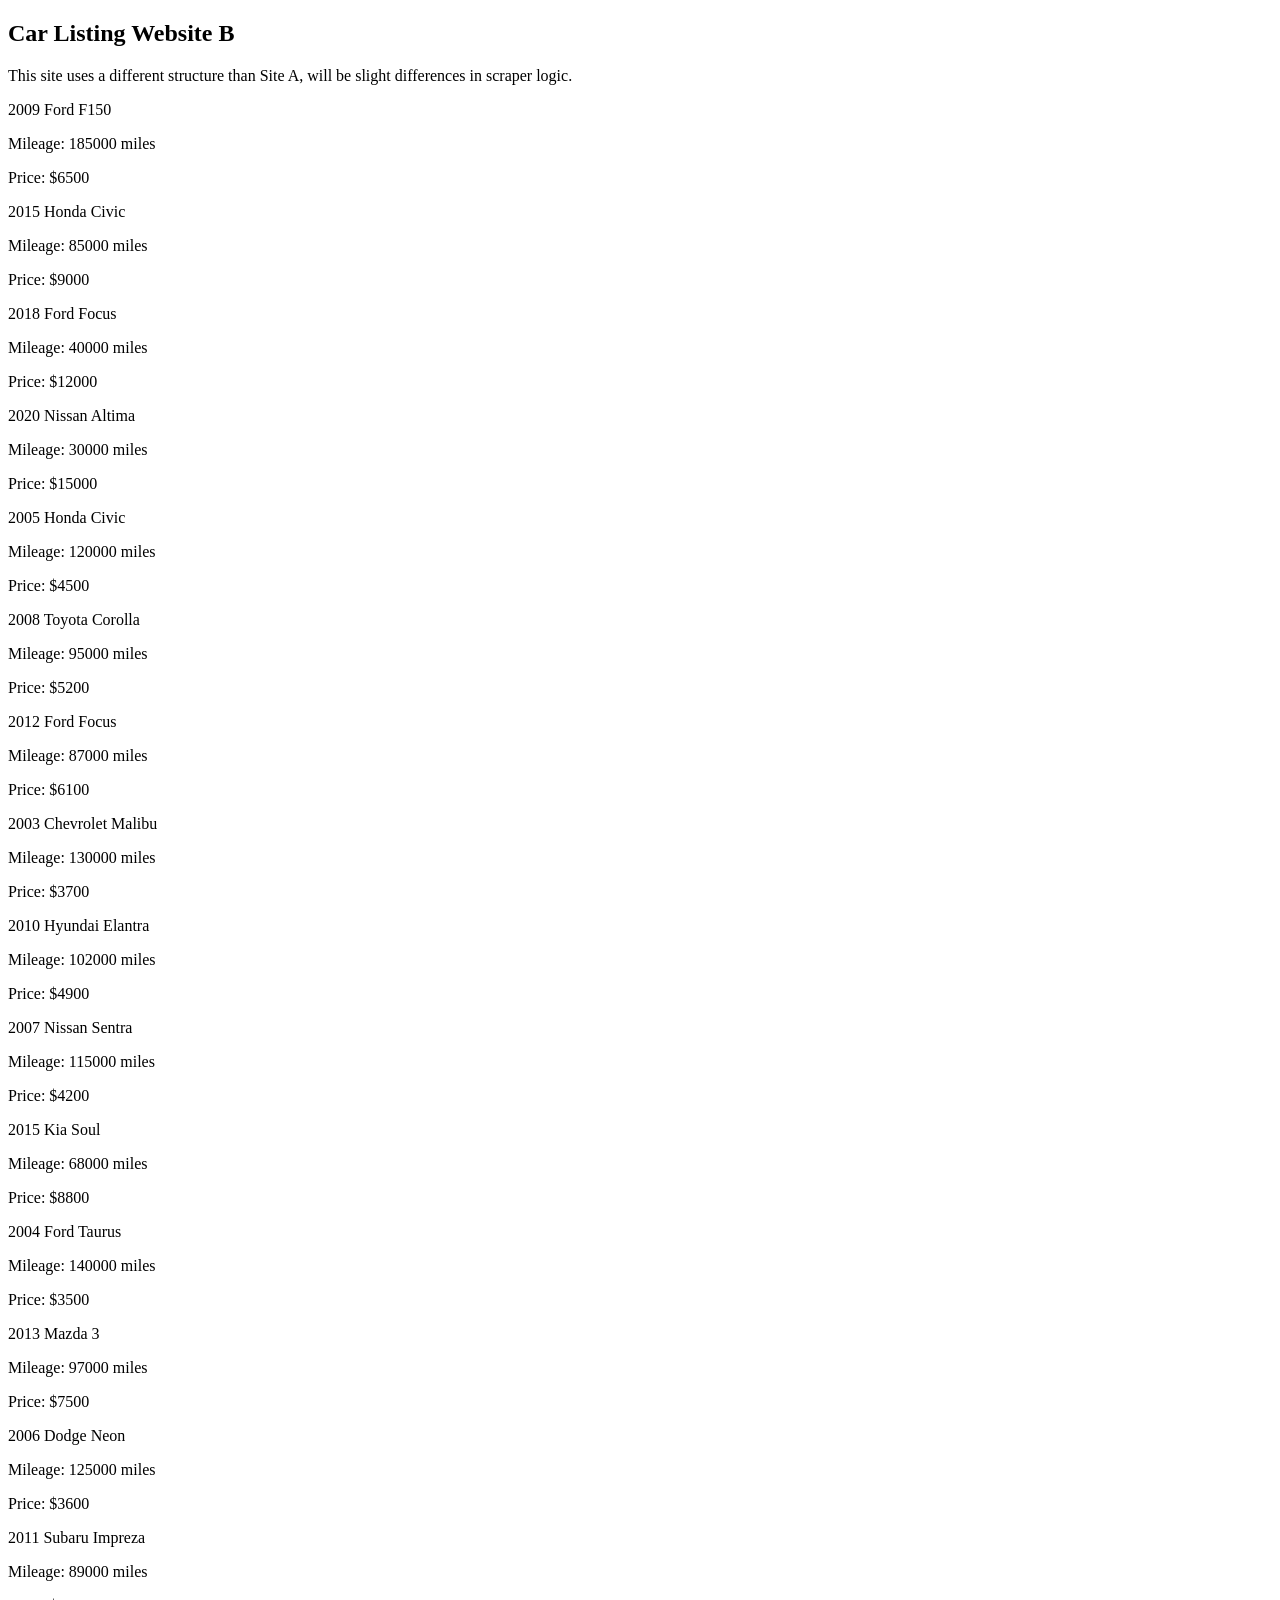
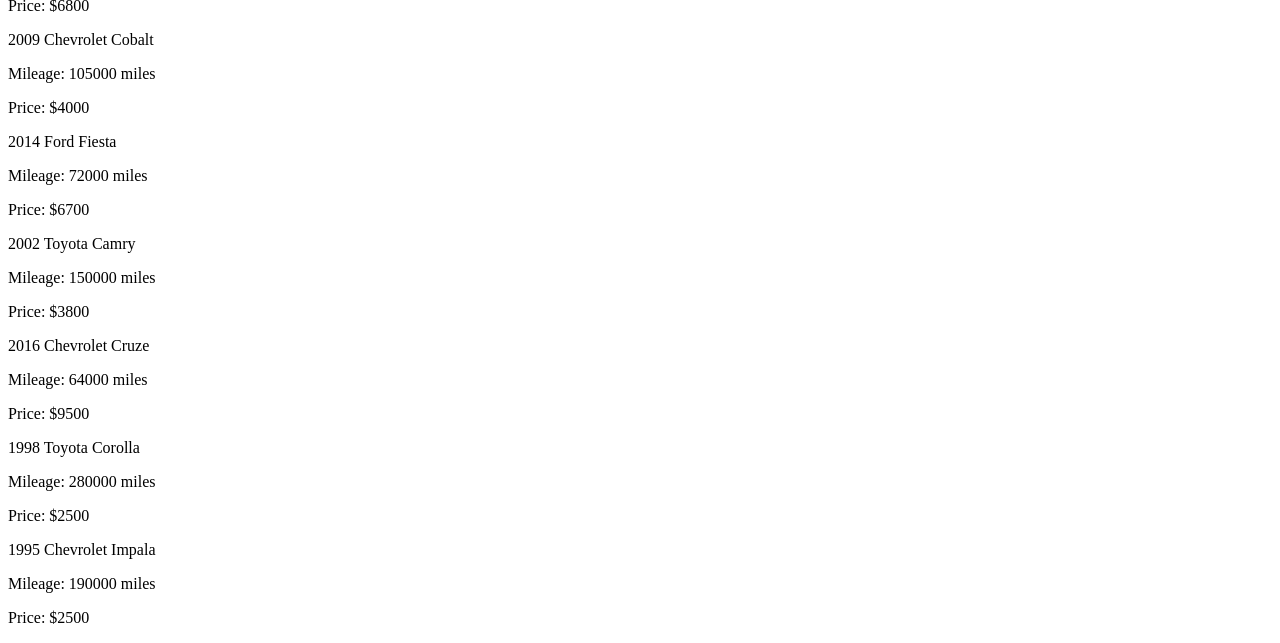
<file: src/main/resources/static/siteB.html>
<!DOCTYPE html>
<html lang="en">
<head>
    <meta charset="UTF-8">
    <title>Site B for Scraping</title>
</head>
<body>

<h2>Car Listing Website B</h2>

<p>
    This site uses a different structure than Site A, will be slight differences in scraper
	logic. 
</p>

<div class="listing">
    <p class="title">2009 Ford F150</p>
    <p class="details">Mileage: 185000 miles</p>
    <p class="details">Price: $6500</p>
</div>

<div class="listing">
    <p class="title">2015 Honda Civic</p>
    <p class="details">Mileage: 85000 miles</p>
    <p class="details">Price: $9000</p>
</div>

<div class="listing">
    <p class="title">2018 Ford Focus</p>
    <p class="details">Mileage: 40000 miles</p>
    <p class="details">Price: $12000</p>
</div>

<div class="listing">
    <p class="title">2020 Nissan Altima</p>
    <p class="details">Mileage: 30000 miles</p>
    <p class="details">Price: $15000</p>
</div>

<!-- NEW CAR LISTINGS FOR CLASS DEMO-->

<div class="listing">
    <p class="title">2005 Honda Civic</p>
    <p class="details">Mileage: 120000 miles</p>
    <p class="details">Price: $4500</p>
</div>

<!-- NEW CAR LISTINGS FOR CLASS DEMO-->
<div class="listing">
    <p class="title">2008 Toyota Corolla</p>
    <p class="details">Mileage: 95000 miles</p>
    <p class="details">Price: $5200</p>
</div>
<div class="listing">
    <p class="title">2012 Ford Focus</p>
    <p class="details">Mileage: 87000 miles</p>
    <p class="details">Price: $6100</p>
</div>
<div class="listing">
    <p class="title">2003 Chevrolet Malibu</p>
    <p class="details">Mileage: 130000 miles</p>
    <p class="details">Price: $3700</p>
</div>
<div class="listing">
    <p class="title">2010 Hyundai Elantra</p>
    <p class="details">Mileage: 102000 miles</p>
    <p class="details">Price: $4900</p>
</div>
<div class="listing">
    <p class="title">2007 Nissan Sentra</p>
    <p class="details">Mileage: 115000 miles</p>
    <p class="details">Price: $4200</p>
</div>
<div class="listing">
    <p class="title">2015 Kia Soul</p>
    <p class="details">Mileage: 68000 miles</p>
    <p class="details">Price: $8800</p>
</div>
<div class="listing">
    <p class="title">2004 Ford Taurus</p>
    <p class="details">Mileage: 140000 miles</p>
    <p class="details">Price: $3500</p>
</div>
<div class="listing">
    <p class="title">2013 Mazda 3</p>
    <p class="details">Mileage: 97000 miles</p>
    <p class="details">Price: $7500</p>
</div>
<div class="listing">
    <p class="title">2006 Dodge Neon</p>
    <p class="details">Mileage: 125000 miles</p>
    <p class="details">Price: $3600</p>
</div>
<div class="listing">
    <p class="title">2011 Subaru Impreza</p>
    <p class="details">Mileage: 89000 miles</p>
    <p class="details">Price: $6800</p>
</div>
<div class="listing">
    <p class="title">2009 Chevrolet Cobalt</p>
    <p class="details">Mileage: 105000 miles</p>
    <p class="details">Price: $4000</p>
</div>
<div class="listing">
    <p class="title">2014 Ford Fiesta</p>
    <p class="details">Mileage: 72000 miles</p>
    <p class="details">Price: $6700</p>
</div>
<div class="listing">
    <p class="title">2002 Toyota Camry</p>
    <p class="details">Mileage: 150000 miles</p>
    <p class="details">Price: $3800</p>
</div>
<div class="listing">
    <p class="title">2016 Chevrolet Cruze</p>
    <p class="details">Mileage: 64000 miles</p>
    <p class="details">Price: $9500</p>
</div>

<div class="listing">
    <p class="title">1998 Toyota Corolla</p>
    <p class="details">Mileage: 280000 miles</p>
    <p class="details">Price: $2500</p>
</div>

<div class="listing">
    <p class="title">1995 Chevrolet Impala</p>
    <p class="details">Mileage: 190000 miles</p>
    <p class="details">Price: $2500</p>
</div>


</body>
</html>
</file>
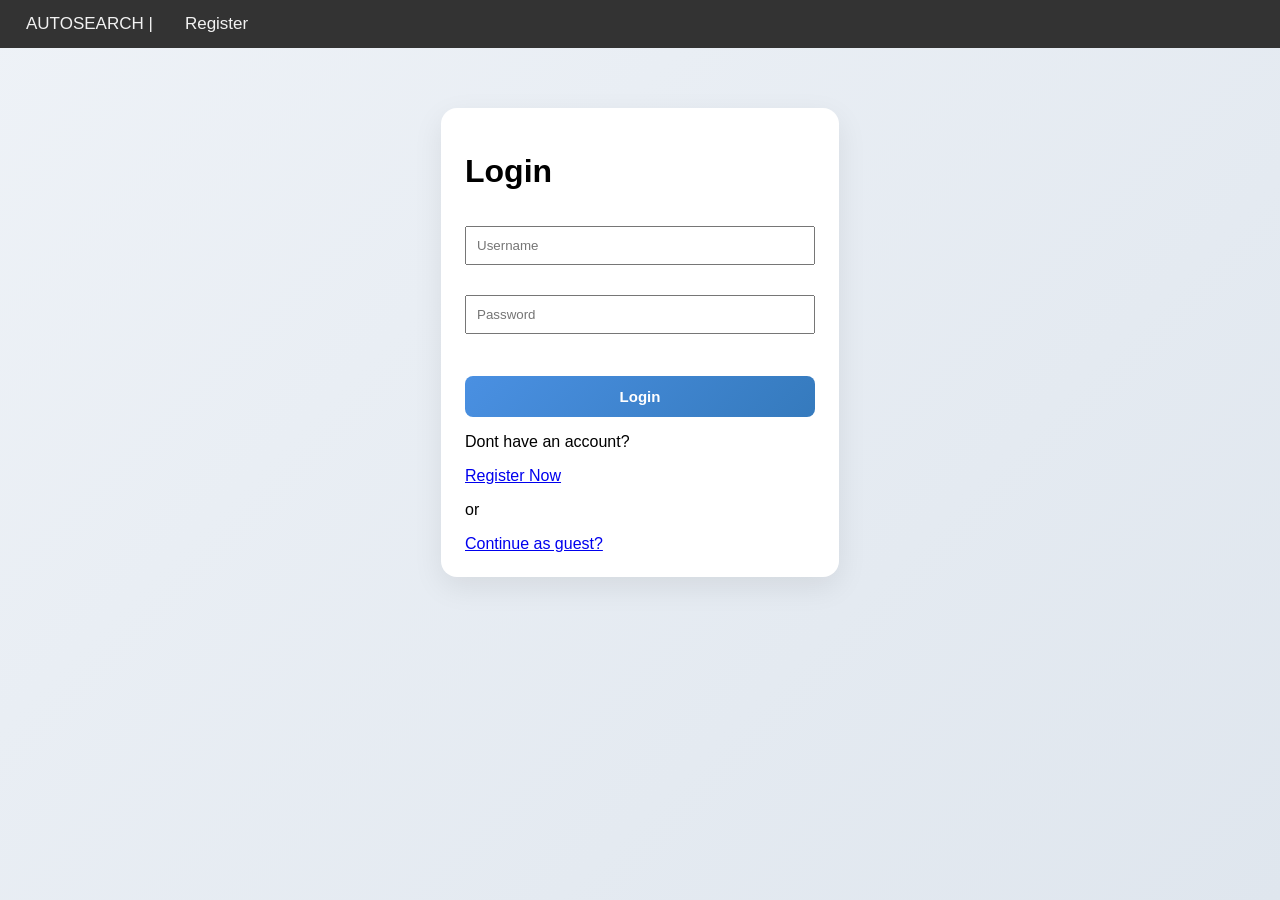
<file: src/main/resources/static/login/login.html>
<!DOCTYPE html>
<html>

<link rel="stylesheet" type="text/css" href="login.css">
<head>

	<title>AutoSearch Login</title>
</head>

<body>
	<div class=topnav>
		
		<a href="/index.html">AUTOSEARCH |</a> <a href="/login/login.html" id = "loginButton">Login</a>
		<a href="/register/register.html">Register</a>
	</div>

	<div class="loginContainer">
		<h1>Login</h1>
		<form id="loginForm" novalidate>
		<div class = "input-group">
			<input type="text" id="username" placeholder="Username" required><br>
			<p id = "errorUsername" style = "display: none">Username is required</p>
		</div>
		<div class = "input-group">
			<input type="password" id="password" placeholder="Password" required><br>
			<p id = "errorPassword" style = "display:none">Password is required</p>
		</div>
		<div class = "input-group">
			
			<p id = "errorFull" style = "display: none"></p>
		</div>
			<button type="submit" id = 'loginButton'>Login</button><br>
			<p>Dont have an account?</p>
			<a href = "/register/register.html" id = "regLink">Register Now</a>
			<p>or</p>
			<a href = /searchpage/search.html id = "guestLink">Continue as guest?</a>
		</form>

	</div>

	

	<p id="message"></p>
</body>
<script src="loginscript.js"></script>
</html>
</file>
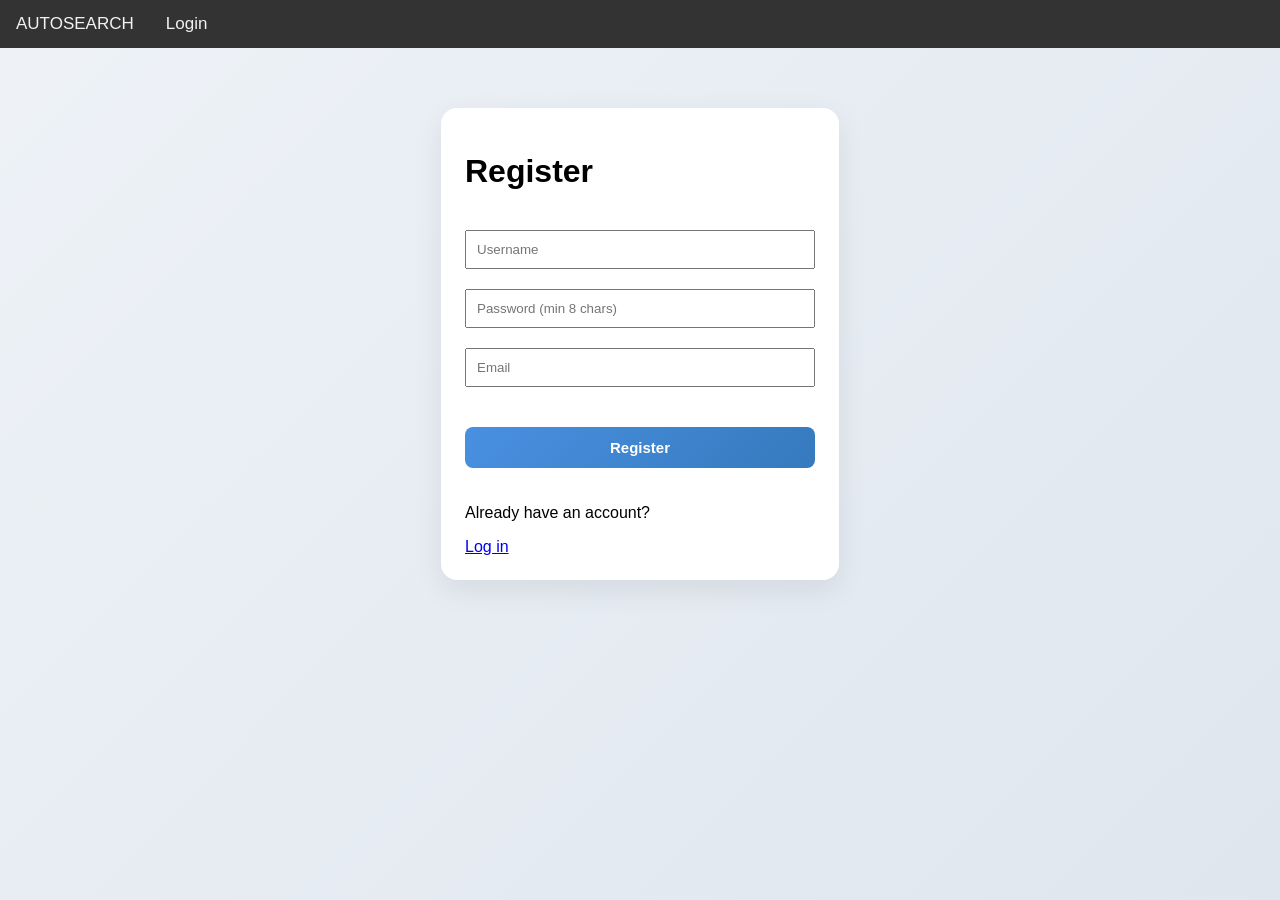
<file: src/main/resources/static/register/register.html>
<!DOCTYPE html>
<html>

<head>
	<link rel="stylesheet" type="text/css" href="register.css">
	<title>Register</title>
</head>

<body>

	<div class=topnav>
		<a href="/index.html" id = "autosearch">AUTOSEARCH</a> <a href="/login/login.html">Login</a>
		
	</div>
	
<div class = "registerContainer">
	<h1>Register</h1>
	<form id="registerForm" novalidate>
	<div class = "input-group">
		<input type="text" id="username" placeholder="Username" required>
	<p id = "usernameError" style = "display: none"></p>
	</div>
	<div class = "input-group">
		<input type="password" id="password" placeholder="Password (min 8 chars)" minlength="8" required>
		<p id = "passwordError" style = "display: none"></p>
	</div>
	<div class = "input-group">
		<input type="email" id="email" placeholder="Email" required>
		<p id = "emailError" style = "display: none"></p>
	</div>
	
	<div class = "input-group">
				
			<p id = "errorFull" style = "display: none"></p>
			</div>
		<button type="submit" id = "registerButton">Register</button>
	<div id = "logInContainer">
			<p>Already have an account?</p>
			<a href = "/login/login.html" id = "loginLink">Log in</a>
		</div>
	</form>
	</div>

	
	<p id="message"></p>
	<script src="registerscript.js"></script>

</body>

</html>
</file>
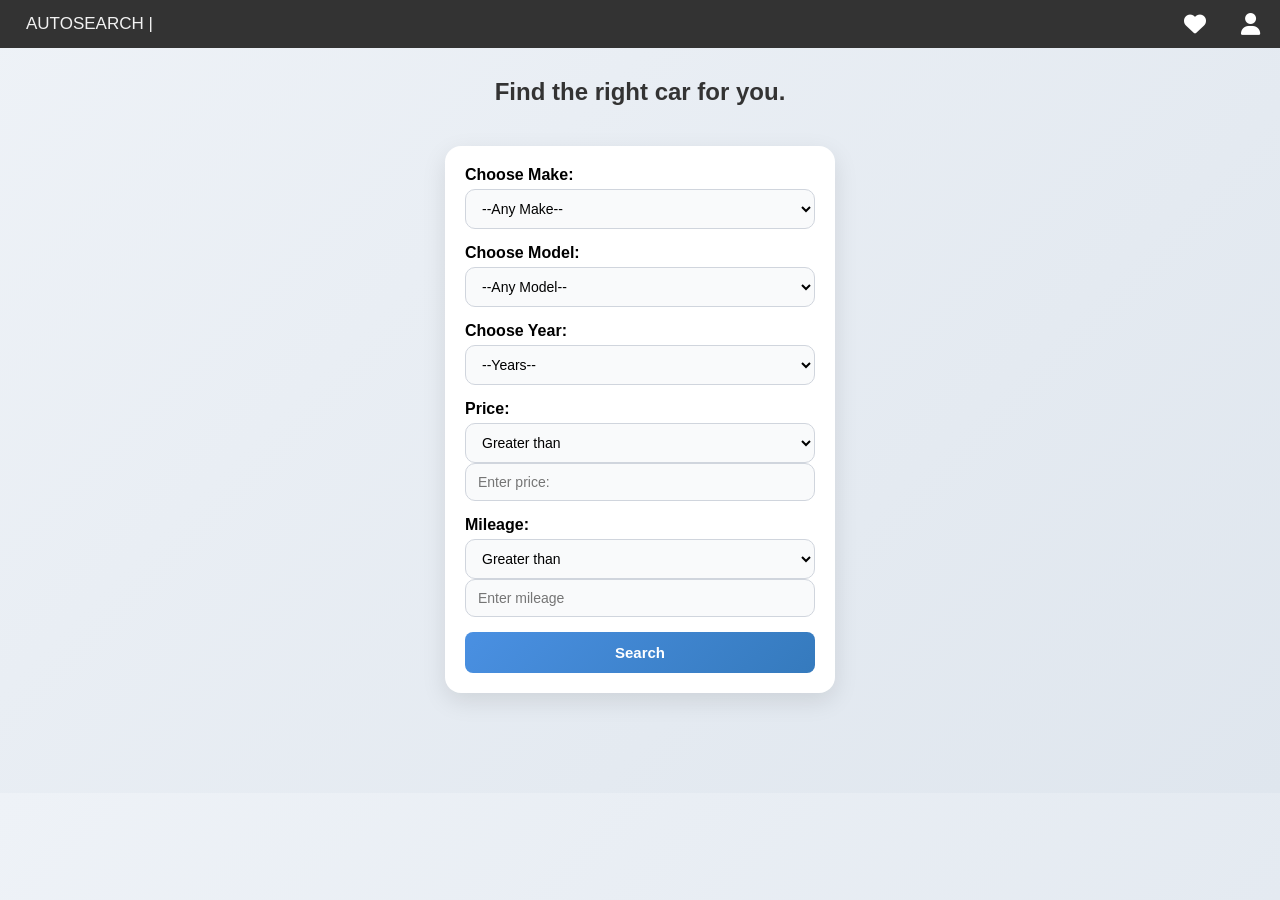
<file: src/main/resources/static/searchpage/search.html>
<!DOCTYPE html>
<html>
<head>
<link rel="stylesheet" type="text/css" href="searchnew.css">
<link rel="stylesheet"
	href="https://cdnjs.cloudflare.com/ajax/libs/font-awesome/6.5.0/css/all.min.css">
<title>Search Screen</title>
</head>
<body>
	<div class=topnav>
		<a href="/index.html">AUTOSEARCH |</a>
		<div class="nav-right">
			<i class="fa-solid fa-heart" id="heartIcon" title="View Favorites!"></i>
			<i class="fa-solid fa-user user-icon" id="userIcon"></i>

			

		</div>
	</div>
	
	<div id="userDropdown" class="dropdown-hidden"></div>

	<h2>Find the right car for you.</h2>
	<div class="carParams">
		<div class="field">
			<label for="makeSelect">Choose Make:</label> <select name="cars"
				id="makeSelect">
				<option value="default">--Any Make--</option>
			</select>
		</div>
		<div class="field">
			<label for="modelSelect">Choose Model:</label> <select name="cars"
				id="modelSelect">
				<option value="default">--Any Model--</option>

			</select>

		</div>
		<div class="field">
			<label for="yearSelect">Choose Year:</label> <select name="cars"
				id="yearSelect">
				<option value="default">--Years--</option>
				<option value="1960-1969">1980-1989</option>
				<option value="1970-1979">1970-1979</option>
				<option value="1980-1989">1980-1989</option>
				<option value="1990-1999">1990-1999</option>
				<option value="2000-2009">2000-2009</option>
				<option value="2010-2019">2010-2019</option>
				<option value="2020-2026">2020-2026</option>
			</select>
		</div>
		<!-- -------------------------------------------------------------------------------- -->

		<div class="field">
			<label for="priceSelect">Price:</label> <select id="priceSelect">
				<option value="greater">Greater than</option>
				<option value="less">Less than</option>
				<option value="equal">Equal to</option>
			</select> <input type="number" id="priceValue" placeholder="Enter price:">
		</div>

		<div class="field">

			<label for="mileageSelect">Mileage:</label> <select
				id="mileageSelect">
				<option value="greater">Greater than</option>
				<option value="less">Less than</option>
				<option value="equal">Equal to</option>
			</select> <input type="number" id="mileageValue" placeholder="Enter mileage">
		</div>





		<div>
			<button id="searchButton">Search</button>
		</div>
	</div>



	<div id = "confirmDeleteFav" style = "display: none">
		<p id = "yOrN">Are you sure you want to unfavorite this car?</p>
	<div class = modal-actions>
		<button id = "yes">Confirm</button>
		<button id = "no">Cancel</button>
	</div>
	</div>
	<p id="message"></p>

<div id = "overlay"></div>


	<div id="favPopUp"></div>

	<div id="sortDiv" style="display: none">
		<label for="sortSelect">Sort List:</label> <select name="sort"
			id="sortSelect">
			<option value="default">--No Conditions--</option>
			<option value="prhl">Price High to Low:</option>
			<option value="prlh">Price Low to High:</option>
			<option value="mihl">Mileage High to Low:</option>
			<option value="milh">Mileage Low to High:</option>
			<option value="yrhl">Year New to Old:</option>
			<option value="yrlh">Year Old to New:</option>

		</select>


		<button id="avgButton">Calculate Average:</button>
		<p id="AvgCalc"></p>
	</div>

	<div class="favorites-container">
		<p id="userFavorites"></p>
	</div>

	<div id="carDiv">
	<button id = "showMore" style = "display: none">Show More?></button>
	</div>
	
	


	<script src="searchscript.js"></script>




</body>

</html>
</file>
<file: src/main/resources/static/landing.css>
/* Reset */
body {
    margin: 0;
    font-family: Arial, Helvetica, sans-serif;
    background: linear-gradient(135deg, #eef2f7, #dfe6ee);
}

/* Sidebar (left colored block) */
.sidebar {
    position: fixed;
    left: 0;
    top: 0;
    width: 80px;
    height: 100vh;
    background: #333;
}

/* Main area */
.container {
    margin-left: 80px;
    height: 100vh;
    position: relative;
}

/* Logo top-left */
.logo {
    position: absolute;
    top: 20px;
    left: 30px;
    font-weight: bold;
    font-size: 20px;
}

/* Center content */
.content {
    height: 100%;
    display: flex;
    flex-direction: column;
    justify-content: center;
    align-items: center;
    text-align: center;
	gap: 10px;
    padding: 20px;
}

/* Heading */
h1 {
    font-size: 2.8rem;
  letter-spacing: -0.5px;
}

/* Paragraph */
p {
    max-width: 400px;
    color: #555;
    margin-bottom: 30px;
    line-height: 1.6;
}

/* Buttons row */
.nav {
    display: flex;
    gap: 15px;
}

/* Buttons */
button {
    padding: 12px 22px;
    border: none;
    border-radius: 8px;
    cursor: pointer;
    font-size: 14px;
    font-weight: 500;
    transition: all 0.2s ease;
     box-shadow: 0 2px 6px rgba(0,0,0,0.08);
}

/* Individual button styles */
#loginButton {
    background: linear-gradient(135deg, #4a90e2, #357abd);
    color: white;
}

#registerButton {
    background: linear-gradient(135deg, #4a90e2, #357abd);
    color: white;
}

#guestButton {
    background: #ccc;
}

/* Hover */
button:hover {
    opacity: 0.85;
}
</file>
<file: src/main/resources/static/login/login.css>
.topnav{
	background-color: #333;
	display: flex;
	align-items: center;
	padding: 0 10px;
}


.topnav a {
  float: left;
  color: #f2f2f2;
  text-align: center;
  padding: 14px 16px;
  text-decoration: none;
  font-size: 17px;

}



.topnav a:hover {
  background-color: #ddd;
  color: black;
 
	transition: 0.5s ease;
}

.loginContainer{
	display: flex;
  flex-direction: column;
  gap: 14px;
  width: 350px;
  padding: 24px;
  margin: 60px auto;

  background: white;
  border-radius: 16px;
  box-shadow: 0 10px 30px rgba(0,0,0,0.08);
	
	
}

.input-group {
    display: flex;
    flex-direction: column;
    margin-bottom: 12px; 
}

#username, 
#password{
	width: 100%;
	padding: 10px;
	box-sizing: border-box;
	
}
#errorUsername, #errorPassword, #errorFull{
	color: red;
    font-size: 14px;
    margin-top: 4px;

}

#username.empty{
	border: solid red 1px;
	 background-color: rgba(255, 0, 0, 0.08);
	
}

#password.empty{
	border: solid red 1px;
	 background-color: rgba(255, 0, 0, 0.08);
	
}



#username:focus, #password:focus {
	outline: none;
	border-color: #4a90e2;
	background-color: white;
	box-shadow: 0 0 0 3px rgba(74, 144, 226, 0.15);
}


#loginButton{
	width: 100%;
	padding: 12px;
	border: none;
	border-radius: 8px;
	background: linear-gradient(135deg, #4a90e2, #357abd);
	color: white;
	font-size: 15px;
	font-weight: 600;
	cursor: pointer;
}



#loginButton:hover{
	transform: translateY(-2px);
	transition: 0.5s ease;
}

#loginButton:active{
  transform: translateY(0px);
}


#message{
	position: fixed;
    top: 85%;
    left: 50%;
    transform: translate(-50%, -50%) scale(0.95);

    padding: 20px 30px;
    border-radius: 10px;
    color: white;
    background: rgba(0, 0, 0, 0.85);

    opacity: 0;
    transition: all 0.25s ease;

    pointer-events: none;
    z-index: 10000;

    font-size: 18px;
    text-align: center;
	
}

#message.show {
    opacity: 1;
    transform: translate(-50%, -50%) scale(1);
    pointer-events: auto;
	background: red;
	
}



body{
	margin: 0;
	font-family: 'Segoe UI', Tahoma, sans-serif;
	background: linear-gradient(135deg, #eef2f7, #dfe6ee);
	min-height: 100vh;
}
</file>
<file: src/main/resources/static/register/register.css>
/*CSS for Register page*/

.topnav {
	background-color: #333;
	overflow: hidden;
}

#autosearch{
	border-right: 5px;
}

/* Style the links inside the navigation bar */
.topnav a {
	float: left;
	color: #f2f2f2;
	text-align: center;
	padding: 14px 16px;
	text-decoration: none;
	font-size: 17px;
}

/* Change the color of links on hover */
.topnav a:hover {
	background-color: #ddd;
	color: black;
	transition: 0.5s ease;
}

/* Add a color to the active/current link */
.topnav a.active {
	background-color: #04AA6D;
	color: white;
}

.registerContainer {
	display: flex;
		flex-direction: column;
		width: 350px;
		padding: 24px;
		gap: 18px; 
		margin: 60px auto;

		background: white;
		border-radius: 16px;
		box-shadow: 0 10px 30px rgba(0, 0, 0, 0.08);
		

}

#registerForm {
    display: flex;
    flex-direction: column;
    gap: 20px;
}

.input-group {
	display: flex;
		flex-direction: column;
		gap: 4px;
}

#username,
#password,
#email {
	width: 100%;
	padding: 10px;
	box-sizing: border-box;
	gap: 12px;
	
}

#username:focus, #password:focus, #email:focus {
	outline: none;
	border-color: #4a90e2;
	background-color: white;
	box-shadow: 0 0 0 3px rgba(74, 144, 226, 0.15);
}


#usernameError, #passwordError, #emailError, #errorFull{
	color: red;
	font-size: 14px;
}

#username.empty{
	border: solid red 1px;
	 background-color: rgba(255, 0, 0, 0.08);
	
}

#password.empty{
	border: solid red 1px;
	 background-color: rgba(255, 0, 0, 0.08);
	
}

#email.empty{
	border: solid red 1px;
		 background-color: rgba(255, 0, 0, 0.08);
}

#registerButton{
	width: 100%;
		padding: 12px;
		border: none;
		border-radius: 8px;
		background: linear-gradient(135deg, #4a90e2, #357abd);
		color: white;
		font-size: 15px;
		font-weight: 600;
		cursor: pointer;
}

#registerButton:hover{
	transform: translateY(-2px);
	transition: 0.3s ease;
}

#registerButton:active{
	transform: translateY(0px);
	transition: 0.3s ease;
}

#message{
	position: fixed;
    top: 85%;
    left: 50%;
    transform: translate(-50%, -50%) scale(0.95);

    padding: 20px 30px;
    border-radius: 10px;
    color: white;
    background: rgba(0, 0, 0, 0.85);

    opacity: 0;
    transition: all 0.25s ease;

    pointer-events: none;
    z-index: 10000;

    font-size: 18px;
    text-align: center;
	
}

#message.show {
    opacity: 1;
    transform: translate(-50%, -50%) scale(1);
    pointer-events: auto;
	 background-color: red;
}

#message.success{
	background: green;
}


h2 {
	text-align: center
}
body{
margin: 0;
	font-family: 'Segoe UI', Tahoma, sans-serif;
	background: linear-gradient(135deg, #eef2f7, #dfe6ee);
	min-height: 100vh;
}
</file>
<file: src/main/resources/static/searchpage/searchnew.css>
/*CSS SEARCH PAGE*/
h2 {
	text-align: center;
	font-weight: 600;
	color: #333;
	margin-top: 30px;
}

.topnav {
	background-color: #333;
	display: flex;
	align-items: center;
	padding: 0 10px;
	
}

/* right icons */
.nav-right {
	margin-left: auto;
	display: flex;
	gap: 15px;
	align-items: center;
}

/* links */
.topnav a {
	color: #f2f2f2;
	padding: 14px 16px;
	text-decoration: none;
	font-size: 17px;
	transition: 0.2s ease;
}

/* icons */
#heartIcon, #userIcon {
	font-size: 22px;
	cursor: pointer;
	padding: 10px;
	border-radius: 50%;
	display: flex;
	align-items: center;
	justify-content: center;
	transition: background-color 0.2s ease;
	color: white;
}

/* hover */
#heartIcon:hover {
	color: red;
	background-color: #ddd;
}

#userIcon:hover {
	background-color: #ddd;
	color: black;
}

.topnav a:hover {
	background-color: #ddd;
  color: black;
  transition: 0.5s ease;
 
	
}

.carParams {
	display: flex;
	flex-direction: column;
	gap: 15px;
	width: 350px;
	padding: 20px;
	border-radius: 16px;
	margin: 40px auto;
	background: white;
	box-shadow: 0 8px 25px rgba(0, 0, 0, 0.1);
}



.field {
	display: flex;
	flex-direction: column;
	width: 100%;
}


input, select {
	padding: 10px 12px;
	border-radius: 10px;
	border: 1px solid #d0d5dd;
	font-size: 14px;
	transition: all 0.2s ease;
	background-color: #f9fafb;
}

input:focus, select:focus {
	outline: none;
	border-color: #4a90e2;
	
}

input:hover, select:hover{
	cursor: pointer;
}

label {
	margin-bottom: 5px;
	font-weight: bold;
}

#searchButton {
	width: 100%;
	padding: 12px;
	border: none;
	border-radius: 8px;
	background: linear-gradient(135deg, #4a90e2, #357abd);
	color: white;
	font-size: 15px;
	font-weight: 600;
	cursor: pointer;
	
}

/* hover */
#searchButton:hover {
	
	
	background: #357abd;
}

/* click */
#searchButton:active {
	transform: scale(0.98);
}

#sortDiv {
	display: flex;
	justify-content: center;
	align-items: center;
	gap: 12px;
	flex-direction: column; width : 100%;
	margin: 25px auto;
	padding: 10px;
	background: #f9fafb;
	border-radius: 10px;
	background: linear-gradient(135deg, #eef2f7, #dfe6ee);
	width: 100%;
}

#avgButton {
	padding: 10px 14px;
	border: none;
	border-radius: 8px;
	background: #4a90e2;
	color: white;
	cursor: pointer;
	transition: 0.2s ease;
}

#avgButton:hover {
	background: #357abd;
	transform: translateY(-1px);
}



#message{
	position: fixed;
    top: 50%;
    left: 50%;
    transform: translate(-50%, -50%) scale(0.95);

    padding: 20px 30px;
    border-radius: 10px;
    color: white;
    background: rgba(0, 0, 0, 0.85);

    opacity: 0;
    transition: all 0.25s ease;

    pointer-events: none;
    z-index: 10000;

    font-size: 18px;
    text-align: center;
	
}

#message.show {
    opacity: 1;
    transform: translate(-50%, -50%) scale(1);
    pointer-events: auto;
}


.favorites-container{
	display: flex;
	justify-content: center;
}

#userFavorites {
    text-align: center;
    font-size: 18px;
    font-weight: 600;

    margin: 25px 0 15px 0;
    padding-bottom: 8px;

    color: #222;
    letter-spacing: 0.5px;

    border-bottom: 2px solid #1e88e5;
    display: inline-block;
    width: fit-content;
}

#carDiv {
	width: 90%;
	max-width: 900px;
	margin: 30px auto;
	display: grid;
	grid-template-columns: repeat(auto-fill, minmax(250px, 1fr));
	gap: 20px;
}

#overlay {
    position: fixed;
    inset: 0;

    background: rgba(0, 0, 0, 0.55);
    backdrop-filter: blur(3px);

    z-index: 999;
    display: none;
    pointer-events: auto;
}

#confirmDeleteFav {
    position: fixed;
    top: 50%;
    left: 50%;
    transform: translate(-50%, -50%) scale(0.95);

    background: white;
    padding: 25px 20px;
    border-radius: 14px;

    width: 320px;
    text-align: center;

    box-shadow: 0 25px 60px rgba(0,0,0,0.25);

    z-index: 1000;

   
    pointer-events: auto;

    transition: all 0.2s ease;
}

.modal-actions {
    display: flex;
    gap: 10px;
    margin-top: 15px;
}

#yes, #no {
    flex: 1;
    padding: 10px 0;
    border-radius: 8px;
    font-size: 14px;
    font-weight: 500;
    cursor: pointer;

    transition: all 0.2s ease;
}

#yes {
    border: none;
    background: #38a169; 
    color: white;
}

#yes:hover {
    background: #2f855a;
    transform: translateY(-1px);
    box-shadow: 0 4px 12px rgba(0,0,0,0.15);
}

#no {
    border: 1px solid #e5e7eb;
    background: white;
    color: #1f2937;
}

#no:hover {
    background: #f3f4f6;
    transform: translateY(-1px);
}

.car-card {
	background: white;
	padding: 16px;
	border-radius: 14px;
	box-shadow: 0 6px 18px rgba(0, 0, 0, 0.08);
	transition: transform 0.2s ease, box-shadow 0.2s ease;

	display: flex;
	flex-direction: column;
	gap: 6px;

	border: 1px solid #eef2f7;
	
}

.car-card.favorited {
  border-left: 4px solid #ff4d4d;
}

.car-card:hover {
	transform: translateY(-10px);
	box-shadow: 0 10px 25px rgba(0, 0, 0, 0.12);
	
}

.car-card h3 {
	margin: 0 0 10px;
}

.car-card p {
	margin: 0;
	color: #4b5563;
	font-size: 14px;
}

.favorite-icon {
  font-size: 20px;
  cursor: pointer;
  color: #ccc;
  transition: all 0.2s ease;
}

.favorite-icon:hover {
  transform: translateY(-2px);
  color: #ff4d4d;
}

.favorite-icon.active {
  color: #ff4d4d;
}

.favorite-icon.active:hover{
	color: grey;
	transform: translateY(-2px);
}

#favPopUp {
  position: fixed;
  top: 40px;
  right: 20px;
  padding: 12px 16px;
  border-radius: 6px;
  color: white;

  opacity: 0;
  transform: translateY(-10px);
  transition: all 0.3s ease;

  pointer-events: none;
  z-index: 9999;
}


#favPopUp.success {
  background: #2ecc71;
}

#favPopUp.error {
  background: #e74c3c;
}

#favPopUp.show {
  opacity: 1;
  transform: translateY(0);
}

#userDropdown {
  position: absolute;
  top: 60px;
  right: 10px;

  width: 200px;
  background: white;
  border-radius: 10px;
  box-shadow: 0 10px 25px rgba(0,0,0,0.2);

  padding: 10px;
  z-index: 1000;

  opacity: 0;
  pointer-events: none;
  transition: all 0.2s ease;
  
  display: flex;   
  flex-direction: column;     
  gap: 10px;            
}

.link-row {
  display: flex;
  gap: 10px;
}

.link-row a {
  flex: 1;
  text-align: center;
  padding: 8px;
  border-radius: 6px;
}

/* visible state */
#userDropdown.show {
  opacity: 1;
  pointer-events: auto;
  overflow:hidden;
 
}

/* logout button*/
#logoutButton{
	padding: 10px 14px;
	border: none;
	border-radius: 8px;
	background: red;
	color: white;
	cursor: pointer;
	transition: 0.2s ease;
}

#logoutButton:hover{
	
	transform: translateY(-1px);
	font-weight: 300;
}

#loginLink,
#registerLink{
	color: blue;
}


#registerLink:hover,
#loginLink:hover{
	
	cursor: pointer;
	color: purple;
}


body {
	margin: 0;
	 font-family: Arial, Helvetica, sans-serif;
	background: linear-gradient(135deg, #eef2f7, #dfe6ee);
}
</file>
